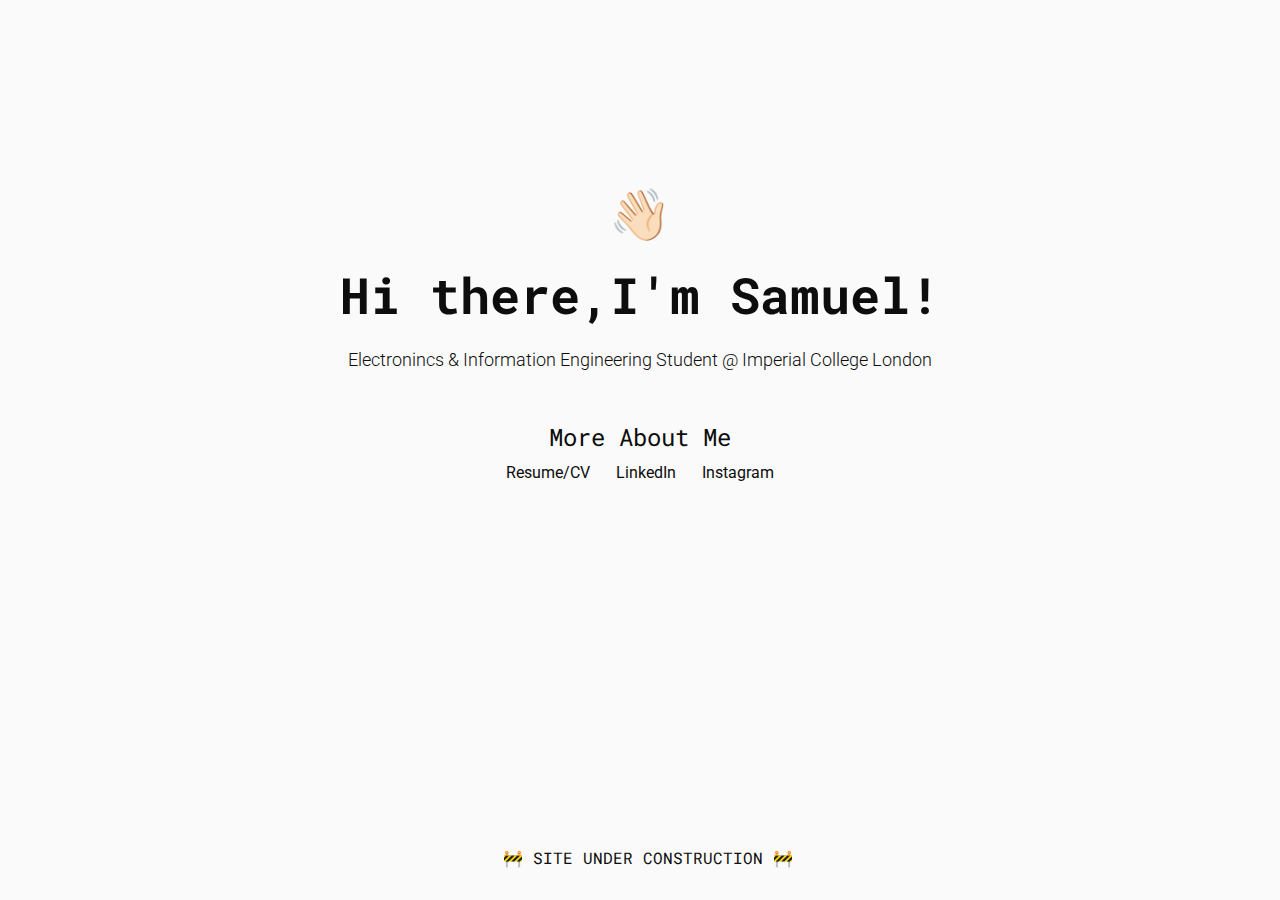
<file: index.html>
<!DOCTYPE html>
<html lang="en">
<head>
	<meta charset="utf-8">
	<meta name="viewport" content="width=device-width,initial-scale=1">
	<title>Samuel Wang</title>
	<!-- google fonts -->
	<link rel="preconnect" href="https://fonts.googleapis.com">
	<link rel="preconnect" href="https://fonts.gstatic.com" crossorigin>
	<link href="https://fonts.googleapis.com/css2?family=Roboto+Mono:wght@300;400;700&family=Roboto:wght@300;700&display=swap" rel="stylesheet">
	<!-- external stylesheet -->
	<link href="css/style.css" rel="stylesheet">
</head>
<body>
	<header>
		<p class="header__center-emoji">👋🏻</p>
		<h1>Hi there,<br class="header__br">I'm Samuel!</h1>
		<p class="header__subheading">Electronincs & Information Engineering Student @ Imperial College London</p>
	</header>
	<main>
		<h2>More About Me</h2>
		<div>
			<a>Resume/CV</a>
			<a>LinkedIn</a>
			<a>Instagram</a>
		</div>
	</main>
	<footer>
		<p class="footer__text">🚧 SITE UNDER CONSTRUCTION 🚧</p>
	</footer>
</body>
</html>
</file>
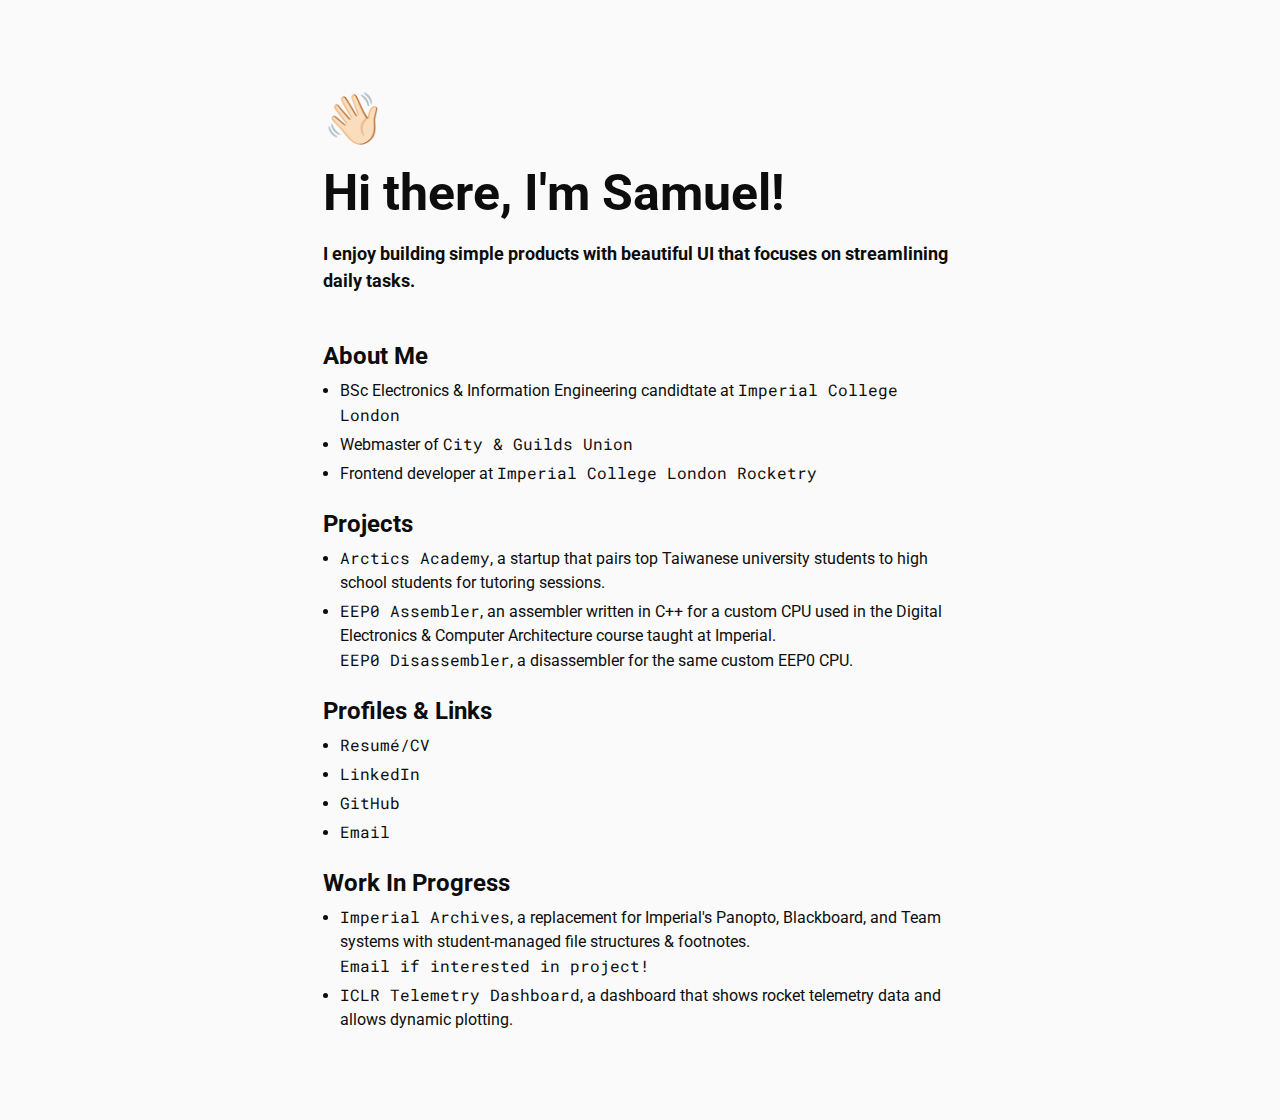
<file: docs/index.html>
<!DOCTYPE html>
<html lang="en">
<head>
	<meta charset="utf-8">
	<meta name="viewport" content="width=device-width,initial-scale=1">
	<title>Samuel Wang - Web Developer & Electronics Engineer</title>
	<!-- google fonts -->
	<link rel="preconnect" href="https://fonts.googleapis.com">
	<link rel="preconnect" href="https://fonts.gstatic.com" crossorigin>
	<link href="https://fonts.googleapis.com/css2?family=Roboto+Mono:wght@300;400;700&family=Roboto:wght@300;700&display=swap" rel="stylesheet">
	<!-- external stylesheet -->
	<link rel="stylesheet" href="css/style.css">
</head>
<body>
	<header>
		<p class="header__center-emoji">👋🏻</p>
		<!-- <img id="headshot" src="img/headshot.jpg" alt="Avatar"> -->
		<h1>Hi there, <br class="header__br">I'm Samuel!</h1>
		<p class="header__subheading">I enjoy building simple products with beautiful UI that focuses on streamlining daily tasks.</p>
	</header>
	<main>
		<h2>About Me</h2>
		<ul>
			<li>BSc Electronics & Information Engineering candidtate at&nbsp;<a href="https://www.imperial.ac.uk/" target="_blank">Imperial College London</a></li>
			<li>Webmaster of&nbsp;<a href="https://cgcu.net/" target="_blank">City & Guilds Union</a></li>
			<li>Frontend developer at&nbsp;<a href="https://iclr.webnode.com/" target="_blank">Imperial College London Rocketry</a></li>
		</ul>

		<h2>Projects</h2>
		<ul>
			<li><a href="https://www.arctics.academy/" target="_blank">Arctics Academy</a>, a startup that pairs top Taiwanese university students to high school students for tutoring sessions.</li>
			<li><a href="https://github.com/samuelpswang/eep0-assembler" target="_blank">EEP0 Assembler</a>, an assembler written in C++ for a custom CPU used in the Digital Electronics & Computer Architecture course taught at Imperial.<br><a href="https://github.com/samuelpswang/eep0-disassembler" target="_blank">EEP0 Disassembler</a>, a disassembler for the same custom EEP0 CPU.</li>
		</ul>

		<h2>Profiles & Links</h2>
		<ul>
			<li><a href="data/resume-2021-10.pdf" target="_blank">Resumé/CV</a></li>
			<li><a href="https://www.linkedin.com/in/samuelpswang/" target="_blank">LinkedIn</a></li>
			<li><a href="https://github.com/samuelpswang/" target="_blank">GitHub</a></li>
			<li><a href="mailto:samuelpswang@gmail.com">Email</a></li>
		</ul>

		<h2>Work In Progress</h2>
		<ul>
			<li><a href="http://imperialarchives.org/" target="_blank">Imperial Archives</a>, a replacement for Imperial's Panopto, Blackboard, and Team systems with student-managed file structures & footnotes. <br><a href="mailto:samuel.wang21@imperial.ac.uk" class="main__action-link">Email if interested in project!</a></li>
			<li><a href="https://github.com/icl-rocketry/Avionics/tree/master/Ricardo_OS/Python_backend" target="_blank">ICLR Telemetry Dashboard</a>, a dashboard that shows rocket telemetry data and allows dynamic plotting.</li>
		</ul>
	</main>
</body>
</html>

<!-- Removed -->
<!-- <p class="footer__text">🚧 SITE UNDER CONSTRUCTION 🚧</p> -->
</file>
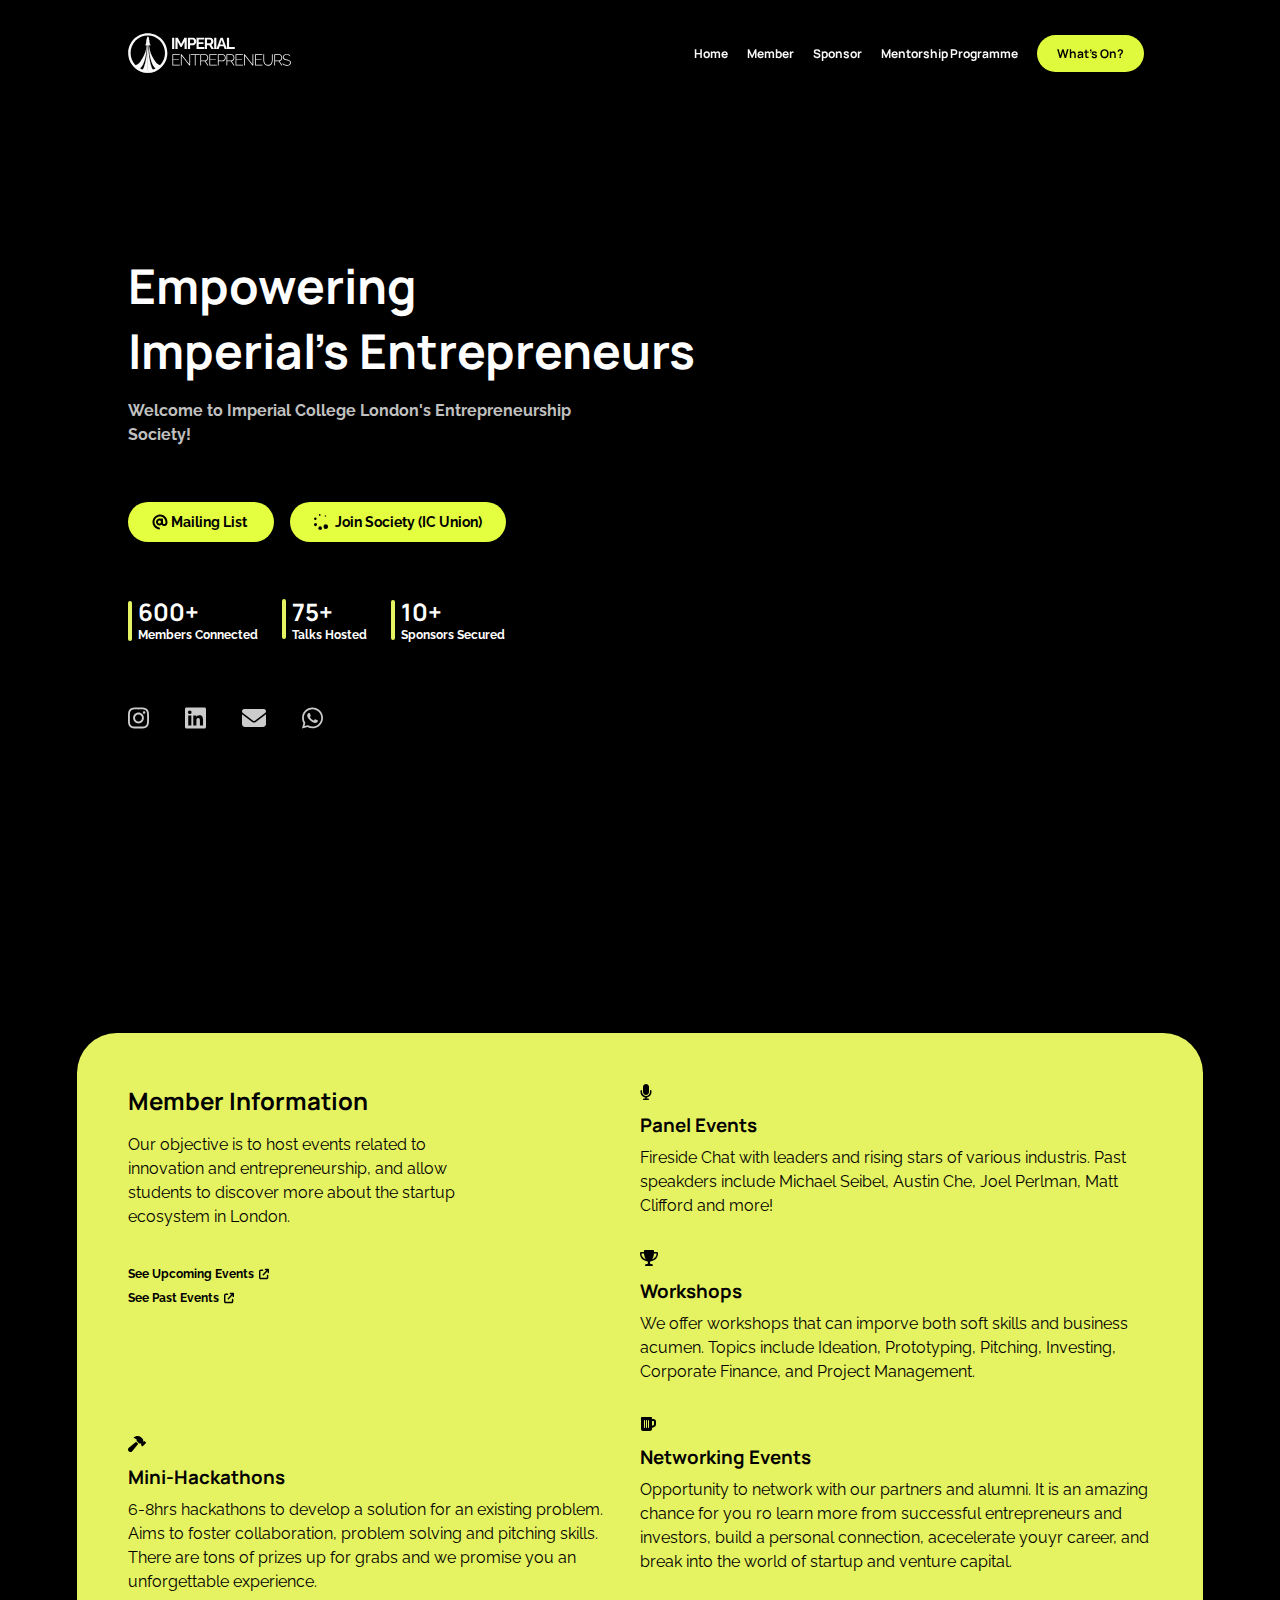
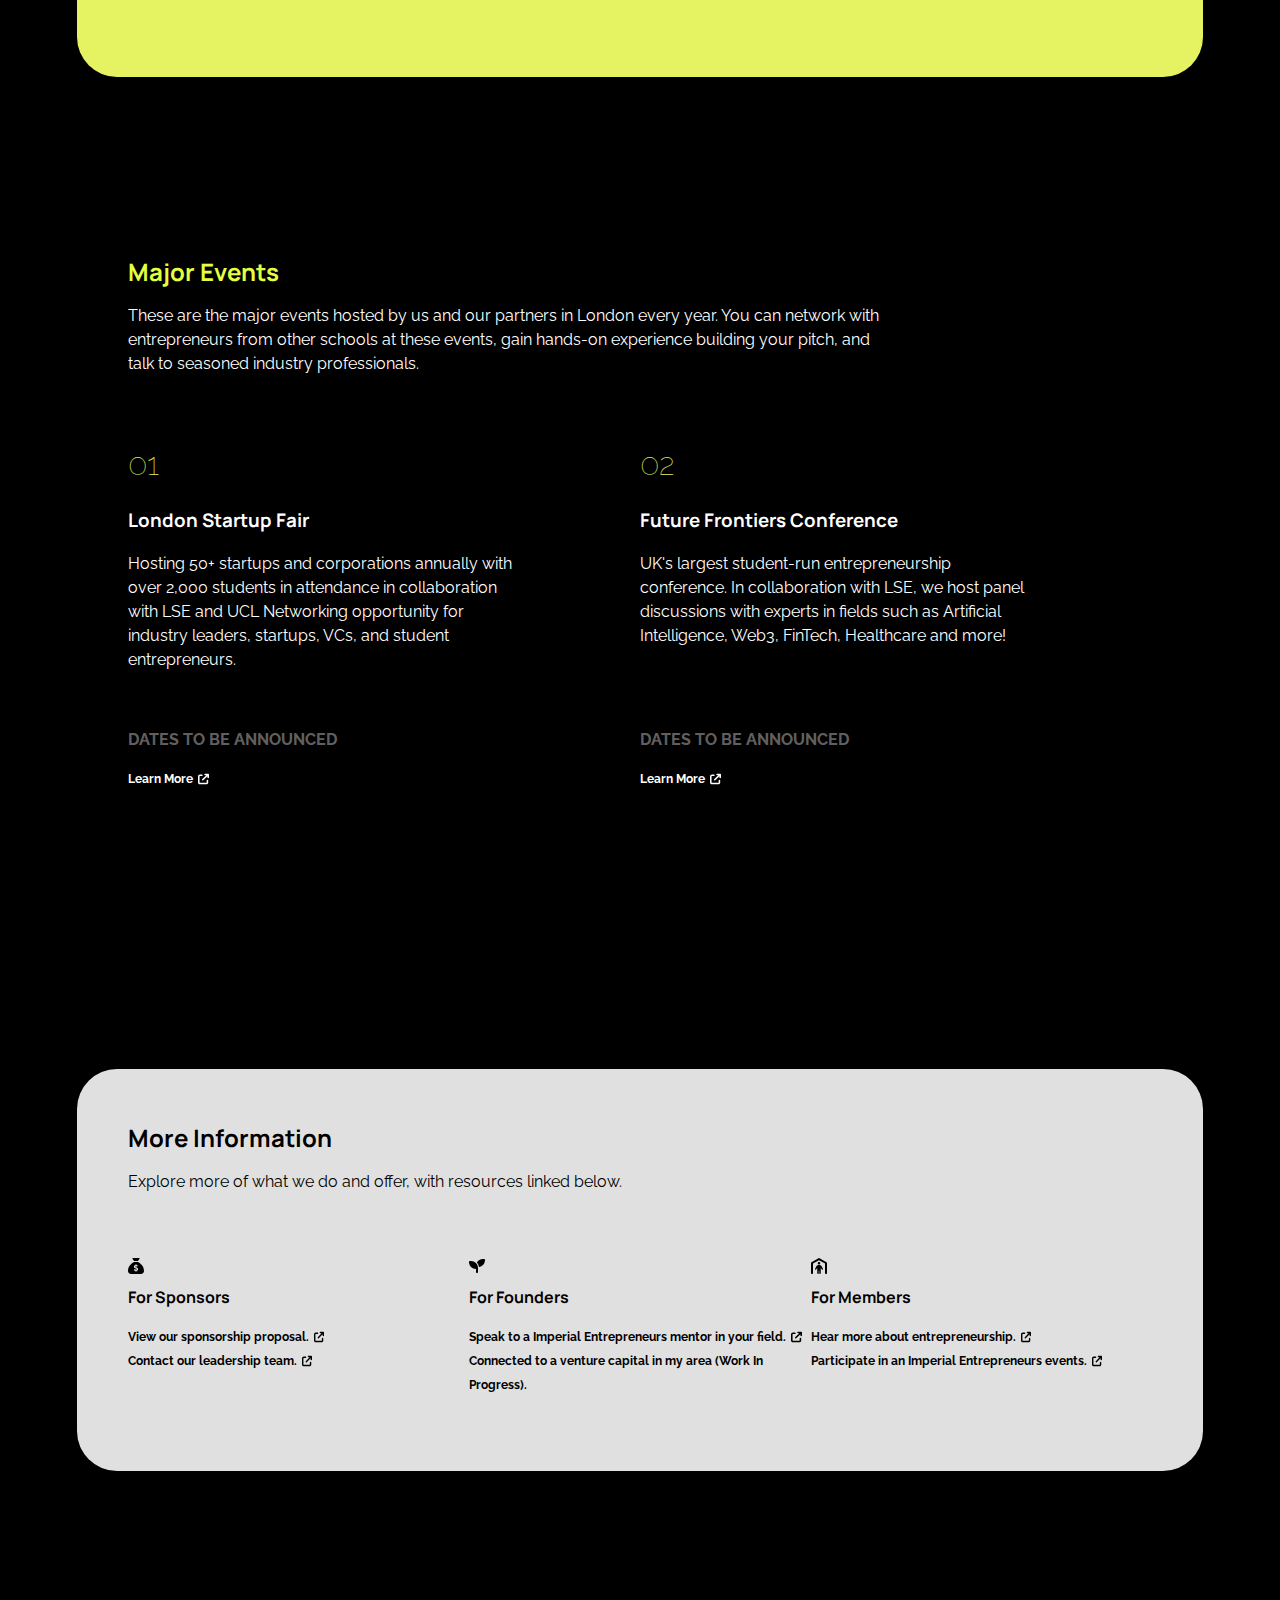
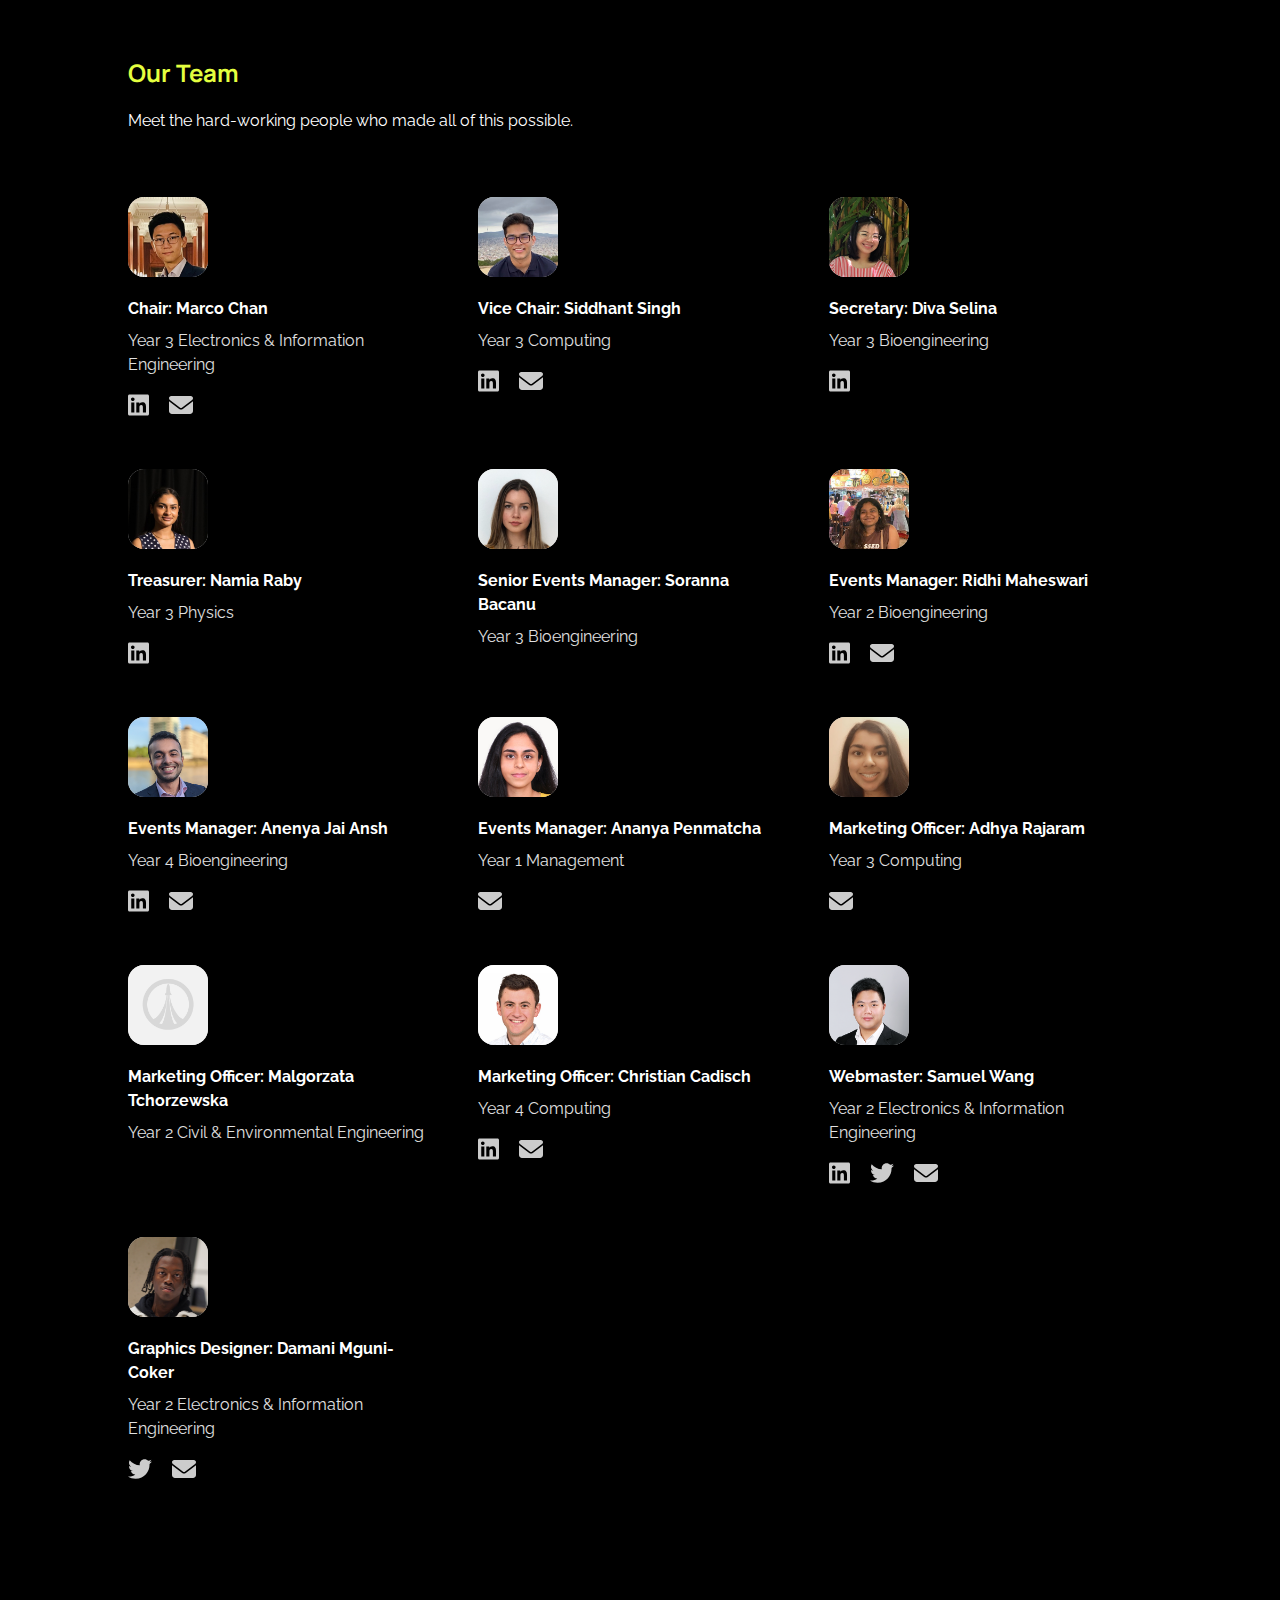
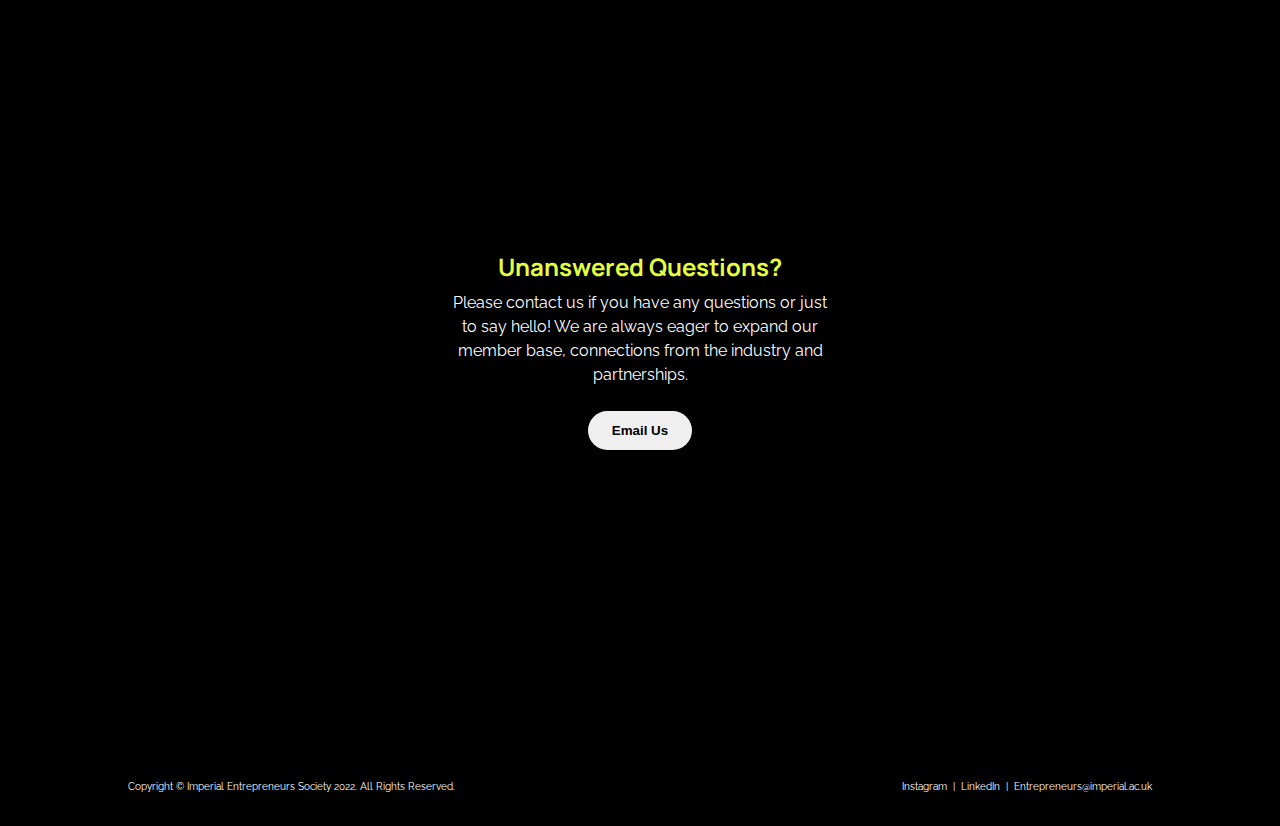
<file: docs/entrepreneurs-preview/index.html>
<!DOCTYPE html>
<html lang="en">
<head>
  <title>Home | Imperial Entrepreneurs</title>
  <link rel="stylesheet" href="./stylesheets/index.css">
  <meta charset="UTF-8">
<meta http-equiv="X-UA-Compatible" content="IE=edge">
<meta name="viewport" content="width=device-width, initial-scale=1.0">
<link rel="stylesheet" href="./stylesheets/rwd.css">
<link rel="icon" href="./favicon/favicon-light.ico" media="(prefers-color-scheme: light)">
<link rel="icon" href="./favicon/favicon-dark.ico" media="(prefers-color-scheme: dark)">
</head>
<body>

  <nav>
    <div class="nav-menu">
  <img class="nav-logo rwdm__hide" alt="Imperial Entrepreneurs Logo" src="./img/logos/ies-logo.svg">
  <img class="nav-logo rwdm__show" alt="Imperial Entrepreneurs Logo" src="./img/logos/ies-logo-rwd.svg">
</div>
<div class="nav-menu">
  <a class="nav-menu-items" href="./index.html">Home</a>
  <a class="nav-menu-items rwd__hide rwdm__hide" href="./index.html#members">Member</a>
  <a class="nav-menu-items rwd__hide rwdm__hide" href="./index.html#more-information">Sponsor</a>
  <a class="nav-menu-items rwdm__hide" href="./mentorship.html">Mentorship Programme</a>
  <!-- <a class="nav-menu-items rwdm__hide" href="./archive.html">Archive</a> -->
  <a class="nav-menu-items nav-menu-link-button" href="./events.html">What's On?</a>
</div>
  </nav>

  
  <section class="idx-hero__section">
    <div class="idx-hero__text">
      <h1 class="idx-hero__text-heading">Empowering<br>Imperial's Entrepreneurs</h1>
      <p class="idx-hero__text-secondary rwdm__hide">Welcome to Imperial College London's Entrepreneurship Society!</p>
      <p class="idx-hero__text-secondary rwdm__show">Welcome to the Society</p>

      <div class="idx-hero__text-button-area rwdm__hide">
        <a href="https://www.union.ic.ac.uk/scc/entrepreneurs/subscribe/" class="idx-hero__button" href="">
          <img class="idx-hero__text-button-icon idx-hero__text-button-icon--less" src="./img/icons/envelope.svg">
          <span>Mailing List</span>
        </a>
        <a href="https://www.imperialcollegeunion.org/activities/a-to-z/entrepreneurs" class="idx-hero__button" href="">
          <img class="idx-hero__text-button-icon" src="./img/icons/union.svg">
          <span>Join Society (IC Union)</span>
        </a>
      </div>

      
      <div class="idx-hero__text-button-area rwdm__show">
        <p class="idx-hero__text-button-p"><a class="idx-hero__button" href="https://www.union.ic.ac.uk/scc/entrepreneurs/subscribe/">
          <img class="idx-hero__text-button-icon idx-hero__text-button-icon--less" src="./img/icons/envelope.svg">
          <span>Mailing List</span>
        </a></p>
        <p><a class="idx-hero__button" href="https://www.imperialcollegeunion.org/activities/a-to-z/entrepreneurs">
          <img class="idx-hero__text-button-icon" src="./img/icons/union.svg">
          <span>Join Society (IC Union)</span>
        </a></p>
      </div>

      <div class="idx-hero__text-stats-area">
        <div class="idx-hero__text-stat">
          <div class="idx-hero__text-stat-deco"></div>
          <div class="idx-hero__text-stat-info">
            <span class="idx-hero__text-stat-num">600+</span>
            <br>
            <span class="idx-hero__text-stat-label">Members<span class="rwdm__hide"> Connected</span></span>
          </div>
        </div>
        <div class="idx-hero__text-stat">
          <div class="idx-hero__text-stat-deco"></div>
          <div class="idx-hero__text-stat-info">
            <span class="idx-hero__text-stat-num">75+</span>
            <br>
            <span class="idx-hero__text-stat-label">Talks<span class="rwdm__hide"> Hosted</span></span>
          </div>
        </div>
        <div class="idx-hero__text-stat">
          <div class="idx-hero__text-stat-deco"></div>
          <div class="idx-hero__text-stat-info">
            <span class="idx-hero__text-stat-num">10+</span>
            <br>
            <span class="idx-hero__text-stat-label">Sponsors<span class="rwdm__hide"> Secured</span></span>
          </div>
        </div>
      </div>
      <div>
        <a class="darken" href="https://www.instagram.com/imperialentrepreneurs/" target="_blank">
          <img class="idx-hero__text-social-icon" alt="Instagram" src="./img/icons/instagram.svg">
        </a>
        <a class="darken" href="https://www.linkedin.com/company/imperial-entrepreneurs/" target="_blank">
          <img class="idx-hero__text-social-icon" alt="LinkedIn" src="./img/icons/linkedin.svg">
        </a>
        <a class="darken" href="mailto:entrepreneurs@imperial.ac.uk">
          <img class="idx-hero__text-social-icon" alt="Email" src="./img/icons/email.svg">
        </a>
        <a class="darken" href="https://docs.google.com/forms/d/e/1FAIpQLSeTOqMpYezyB407SDJKq2hwco79LQMRJBMyCF9r1-O9AFdu4Q/viewform" target="_blank">
          <img class="idx-hero__text-social-icon" alt="Whatsapp" src="./img/icons/whatsapp.svg">
        </a>
      </div>
    </div>
  </section>

  
  <section id="members" class="idx-mbr-info__section rwd__hide rwdm__hide">
    <div class="idx-mbr-info__wrapper">
      <div class="idx-mbr-info__left">
        <div>
          <h2 class="idx-mbr-info__h2">Member Information</h2>
          <p class="idx-mbr-info__secondary">Our objective is to host events related to innovation and entrepreneurship, and allow students to discover more about the startup ecosystem in London.</p>
          <p class="idx-mbr-info__link-wrapper">
            <a class="idx-mbr-info__link" href="./events.html">
              See Upcoming Events
              <img class="idx-mbr-info__link-icon" src="./img/icons/link-black.svg">
            </a>
            <br>
            <a class="idx-mbr-info__link" href="./archive.html">
              See Past Events
              <img class="idx-mbr-info__link-icon" src="./img/icons/link-black.svg">
            </a>
          </p>
        </div>
        <div>
          <img class="idx-mbr-info__icon" src="./img/icons/hackathon-black.svg">
          <h3 class="idx-mbr-info__h3">Mini-Hackathons</h3>
          <p class="idx-mbr-info__info">6-8hrs hackathons to develop a solution for an existing problem. Aims to foster collaboration, problem solving and pitching skills. There are tons of prizes up for grabs and we promise you an unforgettable experience.</p>
        </div>
      </div>

      <div class="idx-mbr-info__right">
        <div>
          <img class="idx-mbr-info__icon" src="./img/icons/microphone.svg">
          <h3 class="idx-mbr-info__h3">Panel Events</h3>
          <p class="idx-mbr-info__info">Fireside Chat with leaders and rising stars of various industris. Past speakders include Michael Seibel, Austin Che, Joel Perlman, Matt Clifford and more!</p>
        </div>
        <div>
          <img class="idx-mbr-info__icon" src="./img/icons/trophy.svg">
          <h3 class="idx-mbr-info__h3">Workshops</h3>
          <p class="idx-mbr-info__info">We offer workshops that can imporve both soft skills and business acumen. Topics include Ideation, Prototyping, Pitching, Investing, Corporate Finance, and Project Management.</p>
        </div>
        <div>
          <img class="idx-mbr-info__icon" src="./img/icons/beer-mug.svg">
          <h3 class="idx-mbr-info__h3">Networking Events</h3>
          <p class="idx-mbr-info__info">Opportunity to network with our partners and alumni. It is an amazing chance for you ro learn more from successful entrepreneurs and investors, build a personal connection, acecelerate youyr career, and break into the world of startup and venture capital.</p>
        </div>
      </div>

    </div>
  </section>

    
    <section id="members" class="idx-mbr-info__section rwd__show rwdm__show">
      <div class="idx-mbr-info__wrapper rwd-idx-mbr-info__wrapper">
        <div>
          <h2 class="idx-mbr-info__h2">Member Information</h2>
          <p class="idx-mbr-info__secondary">Our objective is to host events related to innovation and entrepreneurship, and allow students to discover more about the startup ecosystem in London.</p>
          <p class="idx-mbr-info__link-wrapper">
            <a class="idx-mbr-info__link" href="./events.html">
              See Upcoming Events
              <img class="idx-mbr-info__link-icon" src="./img/icons/link-black.svg">
            </a>
            <br>
            <a class="idx-mbr-info__link" href="./archive.html">
              See Past Events
              <img class="idx-mbr-info__link-icon" src="./img/icons/link-black.svg">
            </a>
          </p>
        </div>
        <div>
          <img class="idx-mbr-info__icon" src="./img/icons/hackathon-black.svg">
          <h3 class="idx-mbr-info__h3">Mini-Hackathons</h3>
          <p class="idx-mbr-info__info">6-8hrs hackathons to develop a solution for an existing problem. Aims to foster collaboration, problem solving and pitching skills. There are tons of prizes up for grabs and we promise you an unforgettable experience.</p>
        </div>
        <div>
          <img class="idx-mbr-info__icon" src="./img/icons/microphone.svg">
          <h3 class="idx-mbr-info__h3">Panel Events</h3>
          <p class="idx-mbr-info__info">Fireside Chat with leaders and rising stars of various industris. Past speakders include Michael Seibel, Austin Che, Joel Perlman, Matt Clifford and more!</p>
        </div>
        <div>
          <img class="idx-mbr-info__icon" src="./img/icons/trophy.svg">
          <h3 class="idx-mbr-info__h3">Workshops</h3>
          <p class="idx-mbr-info__info">We offer workshops that can imporve both soft skills and business acumen. Topics include Ideation, Prototyping, Pitching, Investing, Corporate Finance, and Project Management.</p>
        </div>
        <div>
          <img class="idx-mbr-info__icon" src="./img/icons/beer-mug.svg">
          <h3 class="idx-mbr-info__h3">Networking Events</h3>
          <p class="idx-mbr-info__info">Opportunity to network with our partners and alumni. It is an amazing chance for you ro learn more from successful entrepreneurs and investors, build a personal connection, acecelerate youyr career, and break into the world of startup and venture capital.</p>
        </div>
      </div>
    </section>

  
  <section class="idx-mjr-evnts__section">
    <h2 class="idx-mjr-evnts__h2">Major Events</h2>
    <p class="idx-mjr-evnts__secondary">These are the major events hosted by us and our partners in London every year. You can network with entrepreneurs from other schools at these events, gain hands-on experience building your pitch, and talk to seasoned industry professionals.</p>
    <div class="idx-mjr-evnts__content">
      <div class="idx-mjr-evnts__content-item">
        <p class="idx-mjr-evnts__content-number">01</p>
        <h3>London Startup Fair</h3>
        <p class="idx-mjr-evnts__content-text">Hosting 50+ startups and corporations annually with over 2,000 students in attendance in collaboration with LSE and UCL Networking opportunity for industry leaders, startups, VCs, and student entrepreneurs.</p>
        <p class="idx-mjr-evnts__content-caption">DATES TO BE ANNOUNCED</p>
        <a class="idx-mjr-evnts__content-link" href="https://www.londonstartupfair.com/">
          Learn More
          <img class="idx-mjr-evnts__link-icon" src="./img/icons/link-white.svg">
        </a>
      </div>
      <div class="idx-mjr-evnts__content-item">
        <p class="idx-mjr-evnts__content-number">02</p>
        <h3>Future Frontiers Conference</h3>
        <p class="idx-mjr-evnts__content-text">UK's largest student-run entrepreneurship conference. In collaboration with LSE, we host panel discussions with experts in fields such as Artificial Intelligence, Web3, FinTech, Healthcare and more!</p>
        <p class="idx-mjr-evnts__content-caption">DATES TO BE ANNOUNCED</p>
        <a class="idx-mjr-evnts__content-link" href="https://www.facebook.com/FutureFrontiersConference/">
          Learn More
          <img class="idx-mjr-evnts__link-icon" src="./img/icons/link-white.svg">
        </a>
      </div>
    </div>
  </section>

  
  <section id="more-information" class="idx-mr-info__section">
    <div class="idx-mr-info__wrapper">
      <h2 class="idx-mr-info__title">More Information</h2>
      <p class="idx-mr-info__dsrp">Explore more of what we do and offer, with resources linked below.</p>
      <div class="idx-mr-info__grid">

        <div class="idx-mr-info__item">
          <img class="idx-mr-info__icon" src="./img/icons/sponsor-black.svg">
          <h3 class="idx-mr-info__heading">For Sponsors</h3>
          <p class="idx-mr-info__link-p">
            <a class="idx-mr-info__link" target="_blank" href="./img/docs/Imperial Entrepreneurs Society Sponsorship Proposa.pdf">
              View our sponsorship proposal.
              <img class="idx-mr-info__link-icon" src="./img/icons/link-black.svg">
            </a>
            <br>
            <a class="idx-mr-info__link" href="./index.html#team">
              Contact our leadership team.
              <img class="idx-mr-info__link-icon" src="./img/icons/link-black.svg">
            </a>
          </p>
        </div>

        <div class="idx-mr-info__item">
          <img class="idx-mr-info__icon" src="./img/icons/founder-black.svg">
          <h3 class="idx-mr-info__heading">For Founders</h3>
          <p class="idx-mr-info__link-p">
            <a class="idx-mr-info__link" href="./mentorship.html">
              Speak to a Imperial Entrepreneurs mentor in your field.
              <img class="idx-mr-info__link-icon" src="./img/icons/link-black.svg">
            </a>
            <br>
            <a class="idx-mr-info__link disabled" href="">
              Connected to a venture capital in my area (Work In Progress).
            </a>
          </p>
        </div>
  
        <div class="idx-mr-info__item">
          <img class="idx-mr-info__icon" src="./img/icons/member-black.svg">
          <h3 class="idx-mr-info__heading">For Members</h3>
          <p class="idx-mr-info__link-p">
            <a class="idx-mr-info__link" href="./archive.html">
              Hear more about entrepreneurship.
              <img class="idx-mr-info__link-icon" src="./img/icons/link-black.svg">
            </a>
            <br>
            <a class="idx-mr-info__link" href="./events.html">
              Participate in an Imperial Entrepreneurs events.
              <img class="idx-mr-info__link-icon" src="./img/icons/link-black.svg">
            </a>
          </p>
        </div>
  
      </div>
    </div>
  </section>

  
  <section id="team" class="idx-team__section">
    <h2 class="idx-team__title">Our Team</h2>
    <p>Meet the hard-working people who made all of this possible.</p>

    <div class="idx-team__wrapper">
      
        <div class="idx-team__item">
          <img class="idx-team__image" src="./img/headshots/marco-chan.png">
          <p class="idx-team__primary">Chair:&nbsp;<br class="rwd__show"><span class="idx-team__primary-name">Marco Chan</span></p>
          <p class="idx-team__secondary">Year 3 Electronics &amp; Information Engineering</p>
          <div class="idx-team__social-icon-area">
            
              <a class="darken" href="https://www.linkedin.com/in/marco-chan-036ab1193/" target="_blank"><img class="idx-team__social-icon" alt="LinkedIn" src="./img/icons/linkedin.svg"></a>
            
            
            
              <a class="darken" href="mailto:marco.chan20@imperial.ac.uk"><img class="idx-team__social-icon" alt="Email" src="./img/icons/email.svg"></a>
            
          </div>
        </div>
      
        <div class="idx-team__item">
          <img class="idx-team__image" src="./img/headshots/siddhant-singh.png">
          <p class="idx-team__primary">Vice Chair:&nbsp;<br class="rwd__show"><span class="idx-team__primary-name">Siddhant Singh</span></p>
          <p class="idx-team__secondary">Year 3 Computing</p>
          <div class="idx-team__social-icon-area">
            
              <a class="darken" href="https://www.linkedin.com/in/siddhantsingh15/" target="_blank"><img class="idx-team__social-icon" alt="LinkedIn" src="./img/icons/linkedin.svg"></a>
            
            
            
              <a class="darken" href="mailto:ss5120@ic.ac.uk"><img class="idx-team__social-icon" alt="Email" src="./img/icons/email.svg"></a>
            
          </div>
        </div>
      
        <div class="idx-team__item">
          <img class="idx-team__image" src="./img/headshots/diva-selina.png">
          <p class="idx-team__primary">Secretary:&nbsp;<br class="rwd__show"><span class="idx-team__primary-name">Diva Selina</span></p>
          <p class="idx-team__secondary">Year 3 Bioengineering</p>
          <div class="idx-team__social-icon-area">
            
              <a class="darken" href="https://www.linkedin.com/in/divaselina/" target="_blank"><img class="idx-team__social-icon" alt="LinkedIn" src="./img/icons/linkedin.svg"></a>
            
            
            
          </div>
        </div>
      
        <div class="idx-team__item">
          <img class="idx-team__image" src="./img/headshots/namia-raby.png">
          <p class="idx-team__primary">Treasurer:&nbsp;<br class="rwd__show"><span class="idx-team__primary-name">Namia Raby</span></p>
          <p class="idx-team__secondary">Year 3 Physics</p>
          <div class="idx-team__social-icon-area">
            
              <a class="darken" href="https://www.linkedin.com/in/namia-raby-2188a6221/" target="_blank"><img class="idx-team__social-icon" alt="LinkedIn" src="./img/icons/linkedin.svg"></a>
            
            
            
          </div>
        </div>
      
        <div class="idx-team__item">
          <img class="idx-team__image" src="./img/headshots/soranna-bacanu.png">
          <p class="idx-team__primary">Senior Events Manager:&nbsp;<br class="rwd__show"><span class="idx-team__primary-name">Soranna Bacanu</span></p>
          <p class="idx-team__secondary">Year 3 Bioengineering</p>
          <div class="idx-team__social-icon-area">
            
            
            
          </div>
        </div>
      
        <div class="idx-team__item">
          <img class="idx-team__image" src="./img/headshots/ridhi-maheswari.png">
          <p class="idx-team__primary">Events Manager:&nbsp;<br class="rwd__show"><span class="idx-team__primary-name">Ridhi Maheswari</span></p>
          <p class="idx-team__secondary">Year 2 Bioengineering</p>
          <div class="idx-team__social-icon-area">
            
              <a class="darken" href="https://www.linkedin.com/in/ridhi-maheswari-24bb1a190" target="_blank"><img class="idx-team__social-icon" alt="LinkedIn" src="./img/icons/linkedin.svg"></a>
            
            
            
              <a class="darken" href="mailto:ridhi.maheswari21@imperial.ac.uk"><img class="idx-team__social-icon" alt="Email" src="./img/icons/email.svg"></a>
            
          </div>
        </div>
      
        <div class="idx-team__item">
          <img class="idx-team__image" src="./img/headshots/anenya-jai-ansh.png">
          <p class="idx-team__primary">Events Manager:&nbsp;<br class="rwd__show"><span class="idx-team__primary-name">Anenya Jai Ansh</span></p>
          <p class="idx-team__secondary">Year 4 Bioengineering</p>
          <div class="idx-team__social-icon-area">
            
              <a class="darken" href="https://www.linkedin.com/in/anenyaansh/" target="_blank"><img class="idx-team__social-icon" alt="LinkedIn" src="./img/icons/linkedin.svg"></a>
            
            
            
              <a class="darken" href="mailto:anenya.ansh18@imperial.ac.uk"><img class="idx-team__social-icon" alt="Email" src="./img/icons/email.svg"></a>
            
          </div>
        </div>
      
        <div class="idx-team__item">
          <img class="idx-team__image" src="./img/headshots/ananya-penmatcha.png">
          <p class="idx-team__primary">Events Manager:&nbsp;<br class="rwd__show"><span class="idx-team__primary-name">Ananya Penmatcha</span></p>
          <p class="idx-team__secondary">Year 1 Management</p>
          <div class="idx-team__social-icon-area">
            
            
            
              <a class="darken" href="mailto:ananya.penmatcha22@imperial.ac.uk"><img class="idx-team__social-icon" alt="Email" src="./img/icons/email.svg"></a>
            
          </div>
        </div>
      
        <div class="idx-team__item">
          <img class="idx-team__image" src="./img/headshots/adhya-rajaram.png">
          <p class="idx-team__primary">Marketing Officer:&nbsp;<br class="rwd__show"><span class="idx-team__primary-name">Adhya Rajaram</span></p>
          <p class="idx-team__secondary">Year 3 Computing</p>
          <div class="idx-team__social-icon-area">
            
            
            
              <a class="darken" href="mailto:adhya.rajaram20@imperial.ac.uk"><img class="idx-team__social-icon" alt="Email" src="./img/icons/email.svg"></a>
            
          </div>
        </div>
      
        <div class="idx-team__item">
          <img class="idx-team__image" src="./img/headshots/dummy.png">
          <p class="idx-team__primary">Marketing Officer:&nbsp;<br class="rwd__show"><span class="idx-team__primary-name">Malgorzata Tchorzewska</span></p>
          <p class="idx-team__secondary">Year 2 Civil &amp; Environmental Engineering</p>
          <div class="idx-team__social-icon-area">
            
            
            
          </div>
        </div>
      
        <div class="idx-team__item">
          <img class="idx-team__image" src="./img/headshots/christian-cadisch.png">
          <p class="idx-team__primary">Marketing Officer:&nbsp;<br class="rwd__show"><span class="idx-team__primary-name">Christian Cadisch</span></p>
          <p class="idx-team__secondary">Year 4 Computing</p>
          <div class="idx-team__social-icon-area">
            
              <a class="darken" href="https://www.linkedin.com/in/cadisch/" target="_blank"><img class="idx-team__social-icon" alt="LinkedIn" src="./img/icons/linkedin.svg"></a>
            
            
            
              <a class="darken" href="mailto:christian.cadisch@gmail.com"><img class="idx-team__social-icon" alt="Email" src="./img/icons/email.svg"></a>
            
          </div>
        </div>
      
        <div class="idx-team__item">
          <img class="idx-team__image" src="./img/headshots/samuel-wang.png">
          <p class="idx-team__primary">Webmaster:&nbsp;<br class="rwd__show"><span class="idx-team__primary-name">Samuel Wang</span></p>
          <p class="idx-team__secondary">Year 2 Electronics &amp; Information Engineering</p>
          <div class="idx-team__social-icon-area">
            
              <a class="darken" href="https://www.linkedin.com/in/samuelpswang/" target="_blank"><img class="idx-team__social-icon" alt="LinkedIn" src="./img/icons/linkedin.svg"></a>
            
            
              <a class="darken" href="https://twitter.com/samuelpswang" target="_blank"><img class="idx-team__social-icon" alt="Twitter" src="./img/icons/twitter.svg"></a>
            
            
              <a class="darken" href="mailto:samuel.wang21@imperial.ac.uk"><img class="idx-team__social-icon" alt="Email" src="./img/icons/email.svg"></a>
            
          </div>
        </div>
      
        <div class="idx-team__item">
          <img class="idx-team__image" src="./img/headshots/damani-mguni-coker.png">
          <p class="idx-team__primary">Graphics Designer:&nbsp;<br class="rwd__show"><span class="idx-team__primary-name">Damani Mguni-Coker</span></p>
          <p class="idx-team__secondary">Year 2 Electronics &amp; Information Engineering</p>
          <div class="idx-team__social-icon-area">
            
            
              <a class="darken" href="https://twitter.com/damanimc_" target="_blank"><img class="idx-team__social-icon" alt="Twitter" src="./img/icons/twitter.svg"></a>
            
            
              <a class="darken" href="mailto:dxm21@ic.ac.uk"><img class="idx-team__social-icon" alt="Email" src="./img/icons/email.svg"></a>
            
          </div>
        </div>
      
    </div>

  </section>

  
  <section id="contact" class="idx-contact-form__section">
    <div class="idx-contact-form__wrapper">
      <h2 class="idx-contact-form__heading">Unanswered Questions?</h2>
      <p class="idx-contact-form__text">Please contact us if you have any questions or just to say hello! We are always eager to expand our member base, connections from the industry and partnerships.</p>
      <button onclick="handleEmailUs()">Email Us</button>
    </div>
  </section>

  
  <footer>
    <div>
  <p>Copyright &copy; Imperial Entrepreneurs Society 2022. <span class="rwdm__hide">All Rights Reserved.</span></p>
</div>
<div class="rwdm__hide">
  <p>
    <a class="cursor footer-link" href="https://www.instagram.com/imperialentrepreneurs/">Instagram</a>
    &nbsp;|&nbsp;
    <a class="cursor footer-link" href="https://www.linkedin.com/company/imperial-entrepreneurs/" target="_blank">LinkedIn</a>
    &nbsp;|&nbsp;
    <a class="cursor footer-link" href="mailto:entrepreneurs@imperial.ac.uk">Entrepreneurs@imperial.ac.uk</a>
  </p>
</div>
  </footer>
</body>
</html>
</file>
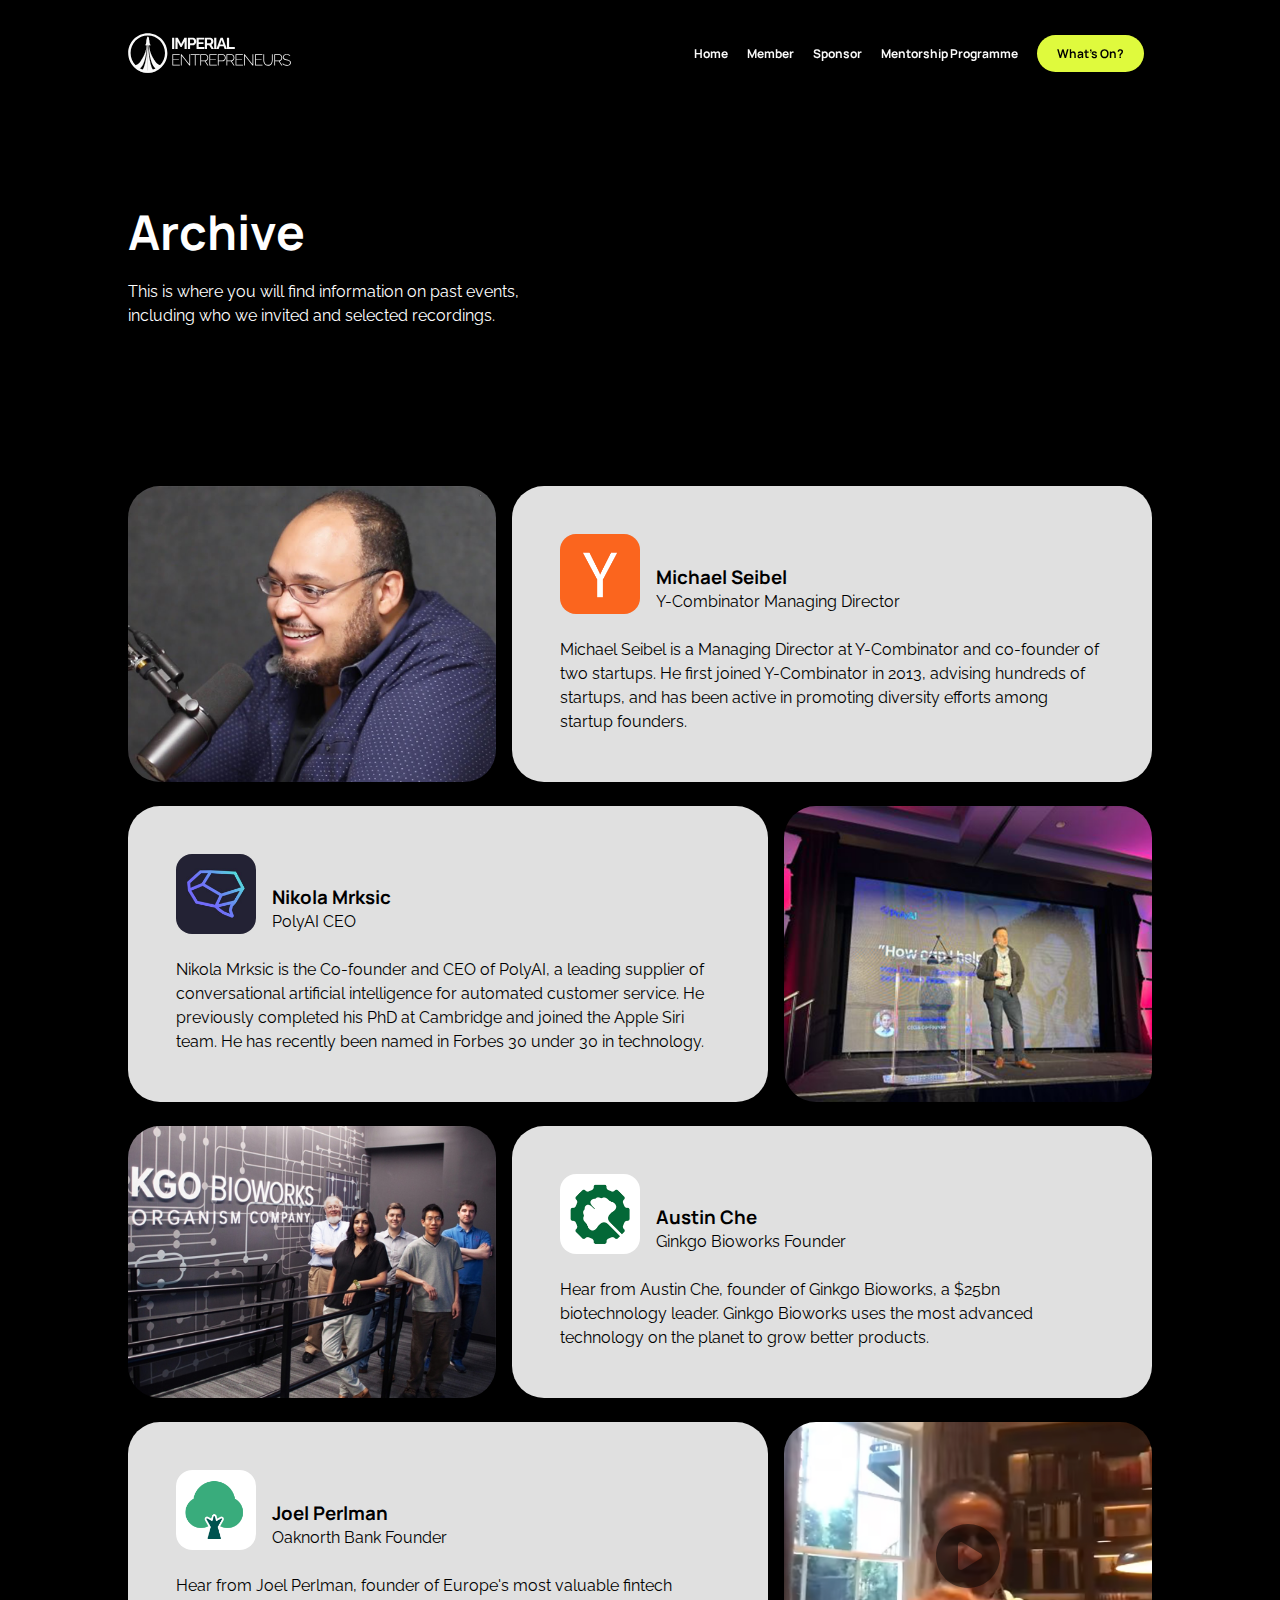
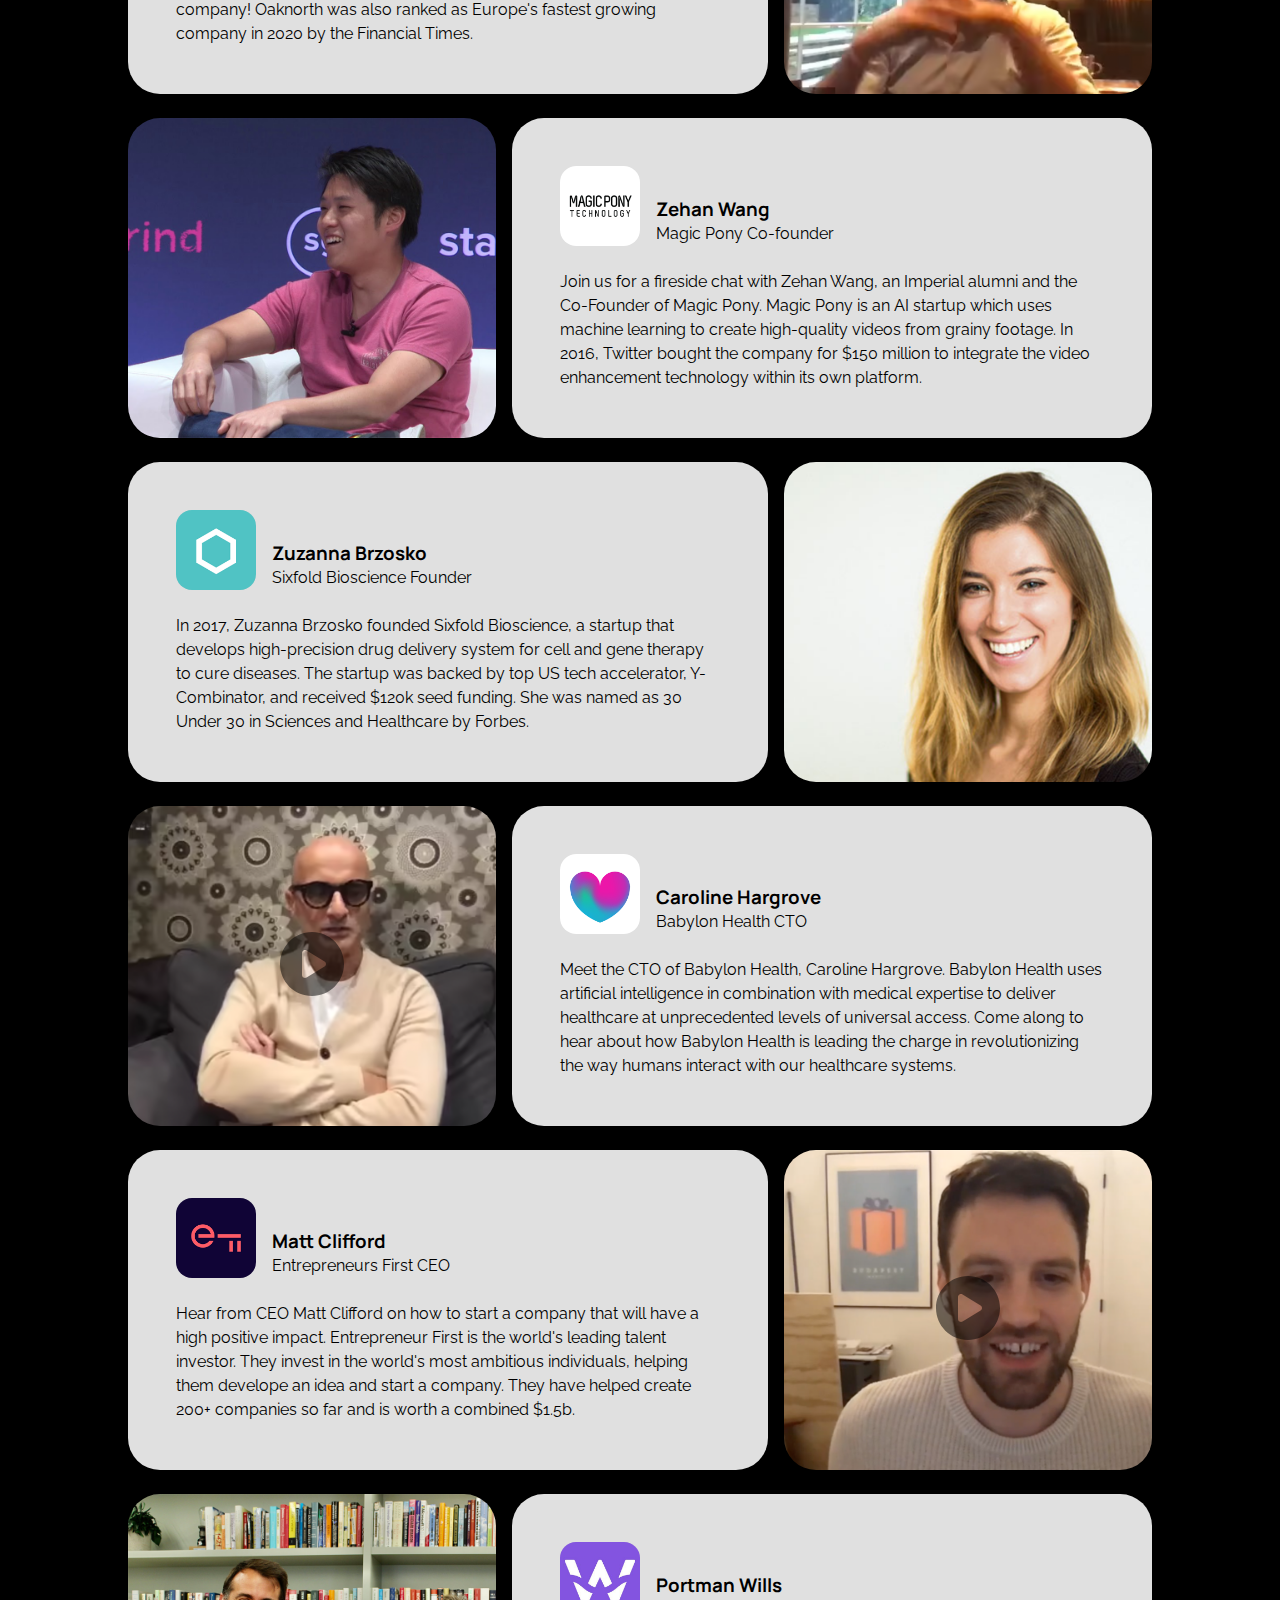
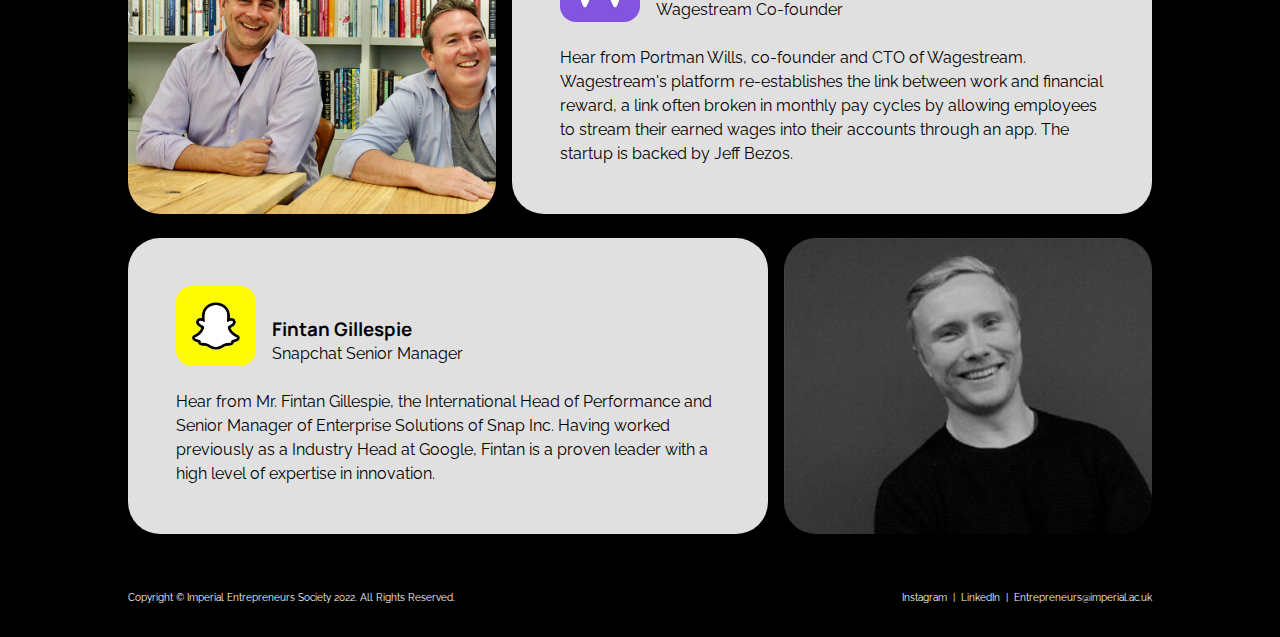
<file: docs/entrepreneurs-preview/archive.html>
<!DOCTYPE html>
<html lang="en">
<head>
  <link rel="stylesheet" href="./stylesheets/archive.css">
  <title>Archive | Imperial Entrepreneurs Society</title>
  <meta charset="UTF-8">
<meta http-equiv="X-UA-Compatible" content="IE=edge">
<meta name="viewport" content="width=device-width, initial-scale=1.0">
<link rel="stylesheet" href="./stylesheets/rwd.css">
<link rel="icon" href="./favicon/favicon-light.ico" media="(prefers-color-scheme: light)">
<link rel="icon" href="./favicon/favicon-dark.ico" media="(prefers-color-scheme: dark)">
</head>
<body>
  
  <nav>
    <div class="nav-menu">
  <img class="nav-logo rwdm__hide" alt="Imperial Entrepreneurs Logo" src="./img/logos/ies-logo.svg">
  <img class="nav-logo rwdm__show" alt="Imperial Entrepreneurs Logo" src="./img/logos/ies-logo-rwd.svg">
</div>
<div class="nav-menu">
  <a class="nav-menu-items" href="./index.html">Home</a>
  <a class="nav-menu-items rwd__hide rwdm__hide" href="./index.html#members">Member</a>
  <a class="nav-menu-items rwd__hide rwdm__hide" href="./index.html#more-information">Sponsor</a>
  <a class="nav-menu-items rwdm__hide" href="./mentorship.html">Mentorship Programme</a>
  <!-- <a class="nav-menu-items rwdm__hide" href="./archive.html">Archive</a> -->
  <a class="nav-menu-items nav-menu-link-button" href="./events.html">What's On?</a>
</div>
  </nav>

  
  <section>
    <div class="hero__wrapper">
      <div class="hero__block">
        <h1 class="hero__h1">Archive</h1>
        <p>This is where you will find information on past events,<br class="rwd__hide rwdm__hide">including who we invited and selected recordings.</p>
      </div>
      <div class="hero__block rwdm__hide">
        <img class="hero__image">
      </div>
    </div>
  </section>

  
  <section>
    <div class="archive-data__wrapper">
      
        <div class="archive-data__event">
          
            <div class="archive-data__event-box archive-data__event-box--media archive-data__event-box--left rwd__hide rwdm__hide" style="background-image: url(./img/photos/arc-y-combinator.png); background-size: cover;">
              
            </div>
          
          <div class="archive-data__event-box archive-data__event-box--event">
            <div class="archive-data__header">            
              <img class="archive-data__header-icon" src="./img/logos/y-combinator.png">
              <div class="archive-data__header-text rwdm__hide">
                <h3 class="archive-data__header-firm">Michael Seibel</h3>
                <p class="archive-data__header-person">Y-Combinator Managing Director</p>
              </div>
            </div>
            <h3 class="archive-data__header-firm rwdm__show">Michael Seibel</h3>
            <p class="archive-data__header-person rwdm__show">Y-Combinator Managing Director</p>
            <p class="archive-data__info">Michael Seibel is a Managing Director at Y-Combinator and co-founder of two startups. He first joined Y-Combinator in 2013, advising hundreds of startups, and has been active in promoting diversity efforts among startup founders.</p>
          </div>
          
        </div>
      
        <div class="archive-data__event">
          
          <div class="archive-data__event-box archive-data__event-box--event">
            <div class="archive-data__header">            
              <img class="archive-data__header-icon" src="./img/logos/polyai.png">
              <div class="archive-data__header-text rwdm__hide">
                <h3 class="archive-data__header-firm">Nikola Mrksic</h3>
                <p class="archive-data__header-person">PolyAI CEO</p>
              </div>
            </div>
            <h3 class="archive-data__header-firm rwdm__show">Nikola Mrksic</h3>
            <p class="archive-data__header-person rwdm__show">PolyAI CEO</p>
            <p class="archive-data__info">Nikola Mrksic is the Co-founder and CEO of PolyAI, a leading supplier of conversational artificial intelligence for automated customer service. He previously completed his PhD at Cambridge and joined the Apple Siri team. He has recently been named in Forbes 30 under 30 in technology.</p>
          </div>
          
            <div class="archive-data__event-box archive-data__event-box--media archive-data__event-box--right rwd__hide rwdm__hide" style="background-image: url(./img/photos/arc-polyai.png); background-size: cover;">
              
            </div>
          
        </div>
      
        <div class="archive-data__event">
          
            <div class="archive-data__event-box archive-data__event-box--media archive-data__event-box--left rwd__hide rwdm__hide" style="background-image: url(./img/photos/arc-ginkgo-bioworks.png); background-size: cover;">
              
            </div>
          
          <div class="archive-data__event-box archive-data__event-box--event">
            <div class="archive-data__header">            
              <img class="archive-data__header-icon" src="./img/logos/ginko-bioworks.png">
              <div class="archive-data__header-text rwdm__hide">
                <h3 class="archive-data__header-firm">Austin Che</h3>
                <p class="archive-data__header-person">Ginkgo Bioworks Founder</p>
              </div>
            </div>
            <h3 class="archive-data__header-firm rwdm__show">Austin Che</h3>
            <p class="archive-data__header-person rwdm__show">Ginkgo Bioworks Founder</p>
            <p class="archive-data__info">Hear from Austin Che, founder of Ginkgo Bioworks, a $25bn biotechnology leader. Ginkgo Bioworks uses the most advanced technology on the planet to grow better products.</p>
          </div>
          
        </div>
      
        <div class="archive-data__event">
          
          <div class="archive-data__event-box archive-data__event-box--event">
            <div class="archive-data__header">            
              <img class="archive-data__header-icon" src="./img/logos/oaknorth-bank.png">
              <div class="archive-data__header-text rwdm__hide">
                <h3 class="archive-data__header-firm">Joel Perlman</h3>
                <p class="archive-data__header-person">Oaknorth Bank Founder</p>
              </div>
            </div>
            <h3 class="archive-data__header-firm rwdm__show">Joel Perlman</h3>
            <p class="archive-data__header-person rwdm__show">Oaknorth Bank Founder</p>
            <p class="archive-data__info">Hear from Joel Perlman, founder of Europe&#39;s most valuable fintech company! Oaknorth was also ranked as Europe&#39;s fastest growing company in 2020 by the Financial Times.</p>
          </div>
          
            <div class="archive-data__event-box archive-data__event-box--media archive-data__event-box--right rwd__hide rwdm__hide" style="background-image: url(./img/photos/arc-oaknorth-bank.png); background-size: cover;">
              
                <a target="_blank" href="https://vimeo.com/469548637?embedded=true&amp;source=video_title&amp;owner=125320466"><img class="archive-data__play-icon" src="./img/icons/play-black.svg"></a>
              
            </div>
          
        </div>
      
        <div class="archive-data__event">
          
            <div class="archive-data__event-box archive-data__event-box--media archive-data__event-box--left rwd__hide rwdm__hide" style="background-image: url(./img/photos/arc-magic-pony.png); background-size: cover;">
              
            </div>
          
          <div class="archive-data__event-box archive-data__event-box--event">
            <div class="archive-data__header">            
              <img class="archive-data__header-icon" src="./img/logos/magic-pony.png">
              <div class="archive-data__header-text rwdm__hide">
                <h3 class="archive-data__header-firm">Zehan Wang</h3>
                <p class="archive-data__header-person">Magic Pony Co-founder</p>
              </div>
            </div>
            <h3 class="archive-data__header-firm rwdm__show">Zehan Wang</h3>
            <p class="archive-data__header-person rwdm__show">Magic Pony Co-founder</p>
            <p class="archive-data__info">Join us for a fireside chat with Zehan Wang, an Imperial alumni and the Co-Founder of Magic Pony. Magic Pony is an AI startup which uses machine learning to create high-quality videos from grainy footage. In 2016, Twitter bought the company for $150 million to integrate the video enhancement technology within its own platform.</p>
          </div>
          
        </div>
      
        <div class="archive-data__event">
          
          <div class="archive-data__event-box archive-data__event-box--event">
            <div class="archive-data__header">            
              <img class="archive-data__header-icon" src="./img/logos/sixfold-bioscience.png">
              <div class="archive-data__header-text rwdm__hide">
                <h3 class="archive-data__header-firm">Zuzanna Brzosko</h3>
                <p class="archive-data__header-person">Sixfold Bioscience Founder</p>
              </div>
            </div>
            <h3 class="archive-data__header-firm rwdm__show">Zuzanna Brzosko</h3>
            <p class="archive-data__header-person rwdm__show">Sixfold Bioscience Founder</p>
            <p class="archive-data__info">In 2017, Zuzanna Brzosko founded Sixfold Bioscience, a startup that develops high-precision drug delivery system for cell and gene therapy to cure diseases. The startup was backed by top US tech accelerator, Y-Combinator, and received $120k seed funding. She was named as 30 Under 30 in Sciences and Healthcare by Forbes.</p>
          </div>
          
            <div class="archive-data__event-box archive-data__event-box--media archive-data__event-box--right rwd__hide rwdm__hide" style="background-image: url(./img/photos/arc-sixfold-bioscience.png); background-size: cover;">
              
            </div>
          
        </div>
      
        <div class="archive-data__event">
          
            <div class="archive-data__event-box archive-data__event-box--media archive-data__event-box--left rwd__hide rwdm__hide" style="background-image: url(./img/photos/arc-babylon-health.png); background-size: cover;">
              
                <a target="_blank" href="https://vimeo.com/475590744?embedded=true&amp;source=vimeo_logo&amp;owner=125320466"><img class="archive-data__play-icon" src="./img/icons/play-black.svg"></a>
              
            </div>
          
          <div class="archive-data__event-box archive-data__event-box--event">
            <div class="archive-data__header">            
              <img class="archive-data__header-icon" src="./img/logos/babylon-health.png">
              <div class="archive-data__header-text rwdm__hide">
                <h3 class="archive-data__header-firm">Caroline Hargrove</h3>
                <p class="archive-data__header-person">Babylon Health CTO</p>
              </div>
            </div>
            <h3 class="archive-data__header-firm rwdm__show">Caroline Hargrove</h3>
            <p class="archive-data__header-person rwdm__show">Babylon Health CTO</p>
            <p class="archive-data__info">Meet the CTO of Babylon Health, Caroline Hargrove. Babylon Health uses artificial intelligence in combination with medical expertise to deliver healthcare at unprecedented levels of universal access. Come along to hear about how Babylon Health is leading the charge in revolutionizing the way humans interact with our healthcare systems.</p>
          </div>
          
        </div>
      
        <div class="archive-data__event">
          
          <div class="archive-data__event-box archive-data__event-box--event">
            <div class="archive-data__header">            
              <img class="archive-data__header-icon" src="./img/logos/entrepreneurs-first.png">
              <div class="archive-data__header-text rwdm__hide">
                <h3 class="archive-data__header-firm">Matt Clifford</h3>
                <p class="archive-data__header-person">Entrepreneurs First CEO</p>
              </div>
            </div>
            <h3 class="archive-data__header-firm rwdm__show">Matt Clifford</h3>
            <p class="archive-data__header-person rwdm__show">Entrepreneurs First CEO</p>
            <p class="archive-data__info">Hear from CEO Matt Clifford on how to start a company that will have a high positive impact. Entrepreneur First is the world&#39;s leading talent investor. They invest in the world&#39;s most ambitious individuals, helping them develope an idea and start a company. They have helped create 200+ companies so far and is worth a combined $1.5b.</p>
          </div>
          
            <div class="archive-data__event-box archive-data__event-box--media archive-data__event-box--right rwd__hide rwdm__hide" style="background-image: url(./img/photos/arc-entrepreneurs-first.png); background-size: cover;">
              
                <a target="_blank" href="https://vimeo.com/486060370?embedded=true&amp;source=video_title&amp;owner=125320466"><img class="archive-data__play-icon" src="./img/icons/play-black.svg"></a>
              
            </div>
          
        </div>
      
        <div class="archive-data__event">
          
            <div class="archive-data__event-box archive-data__event-box--media archive-data__event-box--left rwd__hide rwdm__hide" style="background-image: url(./img/photos/arc-wagestream.png); background-size: cover;">
              
            </div>
          
          <div class="archive-data__event-box archive-data__event-box--event">
            <div class="archive-data__header">            
              <img class="archive-data__header-icon" src="./img/logos/wagestream.png">
              <div class="archive-data__header-text rwdm__hide">
                <h3 class="archive-data__header-firm">Portman Wills</h3>
                <p class="archive-data__header-person">Wagestream Co-founder</p>
              </div>
            </div>
            <h3 class="archive-data__header-firm rwdm__show">Portman Wills</h3>
            <p class="archive-data__header-person rwdm__show">Wagestream Co-founder</p>
            <p class="archive-data__info">Hear from Portman Wills, co-founder and CTO of Wagestream. Wagestream&#39;s platform re-establishes the link between work and financial reward, a link often broken in monthly pay cycles by allowing employees to stream their earned wages into their accounts through an app. The startup is backed by Jeff Bezos.</p>
          </div>
          
        </div>
      
        <div class="archive-data__event">
          
          <div class="archive-data__event-box archive-data__event-box--event">
            <div class="archive-data__header">            
              <img class="archive-data__header-icon" src="./img/logos/snapchat.png">
              <div class="archive-data__header-text rwdm__hide">
                <h3 class="archive-data__header-firm">Fintan Gillespie</h3>
                <p class="archive-data__header-person">Snapchat Senior Manager</p>
              </div>
            </div>
            <h3 class="archive-data__header-firm rwdm__show">Fintan Gillespie</h3>
            <p class="archive-data__header-person rwdm__show">Snapchat Senior Manager</p>
            <p class="archive-data__info">Hear from Mr. Fintan Gillespie, the International Head of Performance and Senior Manager of Enterprise Solutions of Snap Inc. Having worked previously as a Industry Head at Google, Fintan is a proven leader with a high level of expertise in innovation.</p>
          </div>
          
            <div class="archive-data__event-box archive-data__event-box--media archive-data__event-box--right rwd__hide rwdm__hide" style="background-image: url(./img/photos/arc-snapchat.png); background-size: cover;">
              
            </div>
          
        </div>
      
    </div>
  </section>

  
  <footer>
    <div>
  <p>Copyright &copy; Imperial Entrepreneurs Society 2022. <span class="rwdm__hide">All Rights Reserved.</span></p>
</div>
<div class="rwdm__hide">
  <p>
    <a class="cursor footer-link" href="https://www.instagram.com/imperialentrepreneurs/">Instagram</a>
    &nbsp;|&nbsp;
    <a class="cursor footer-link" href="https://www.linkedin.com/company/imperial-entrepreneurs/" target="_blank">LinkedIn</a>
    &nbsp;|&nbsp;
    <a class="cursor footer-link" href="mailto:entrepreneurs@imperial.ac.uk">Entrepreneurs@imperial.ac.uk</a>
  </p>
</div>
  </footer>

</body>
</html>
</file>
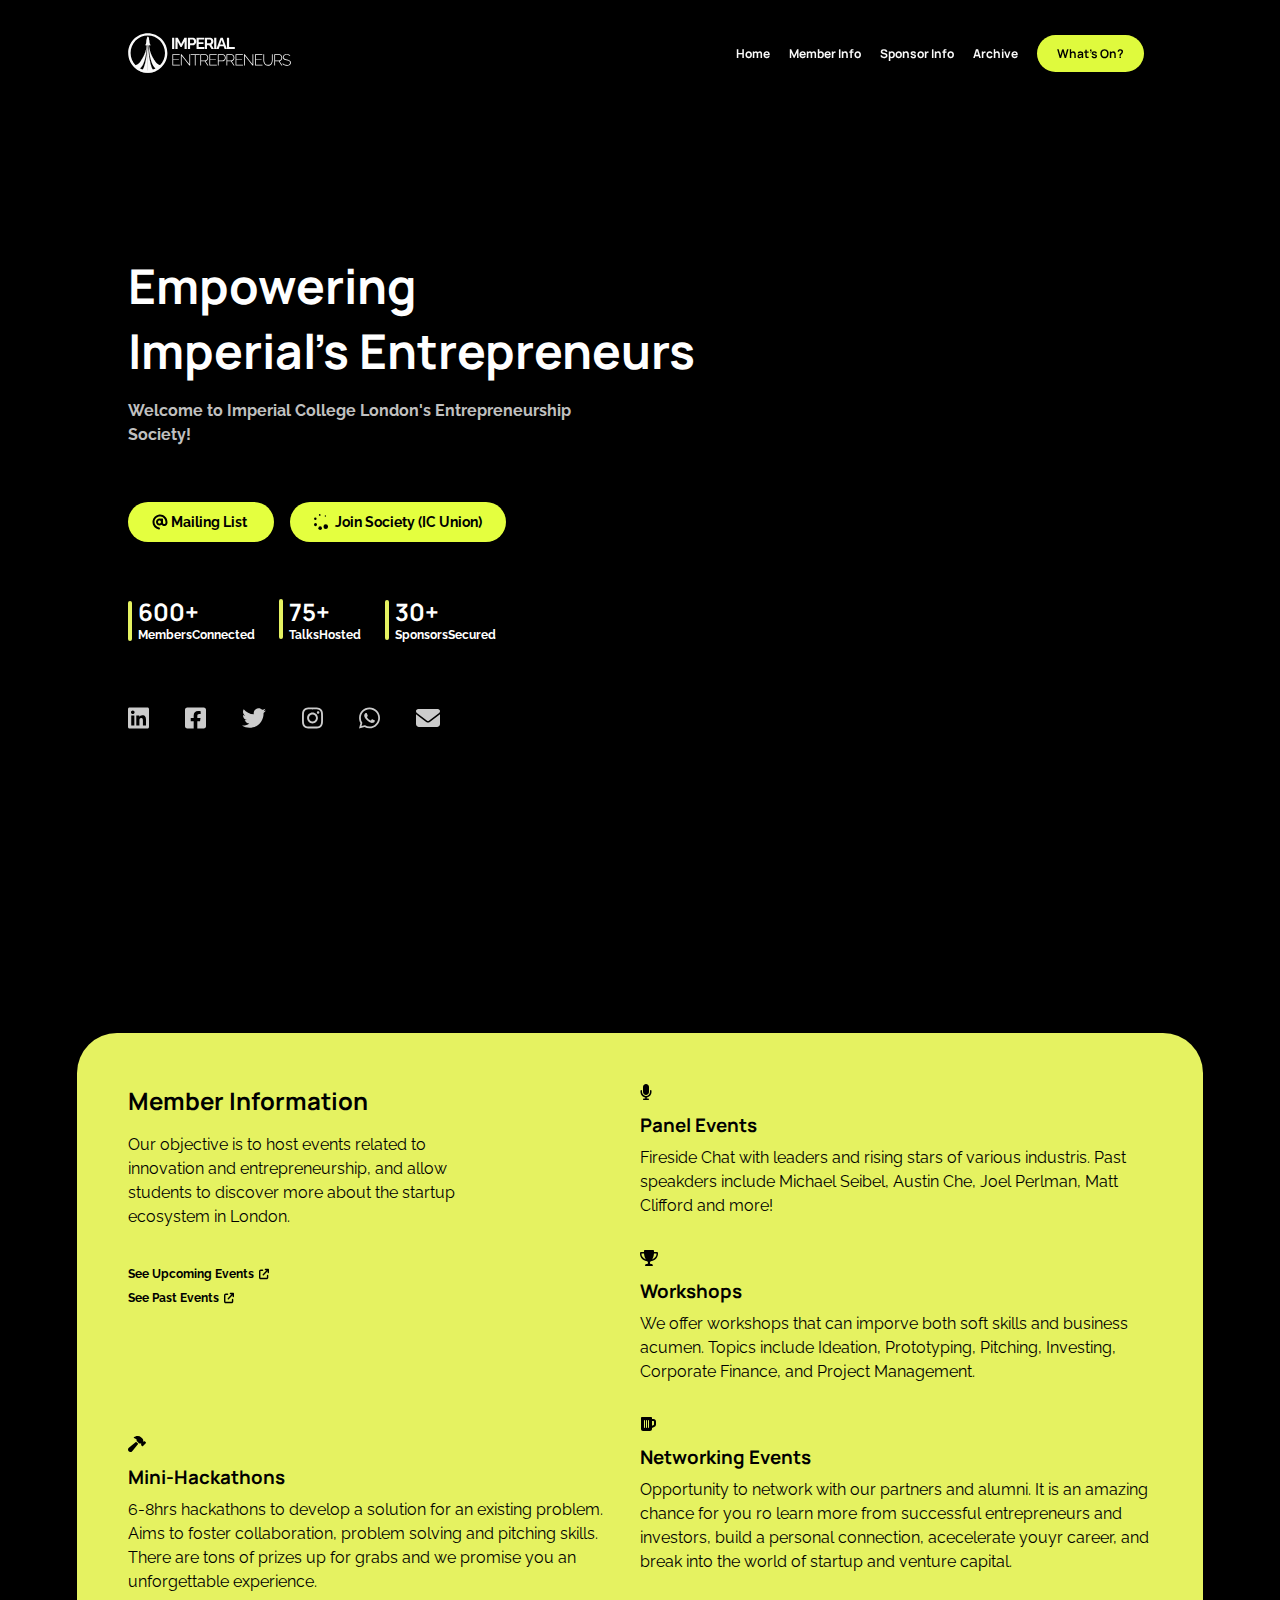
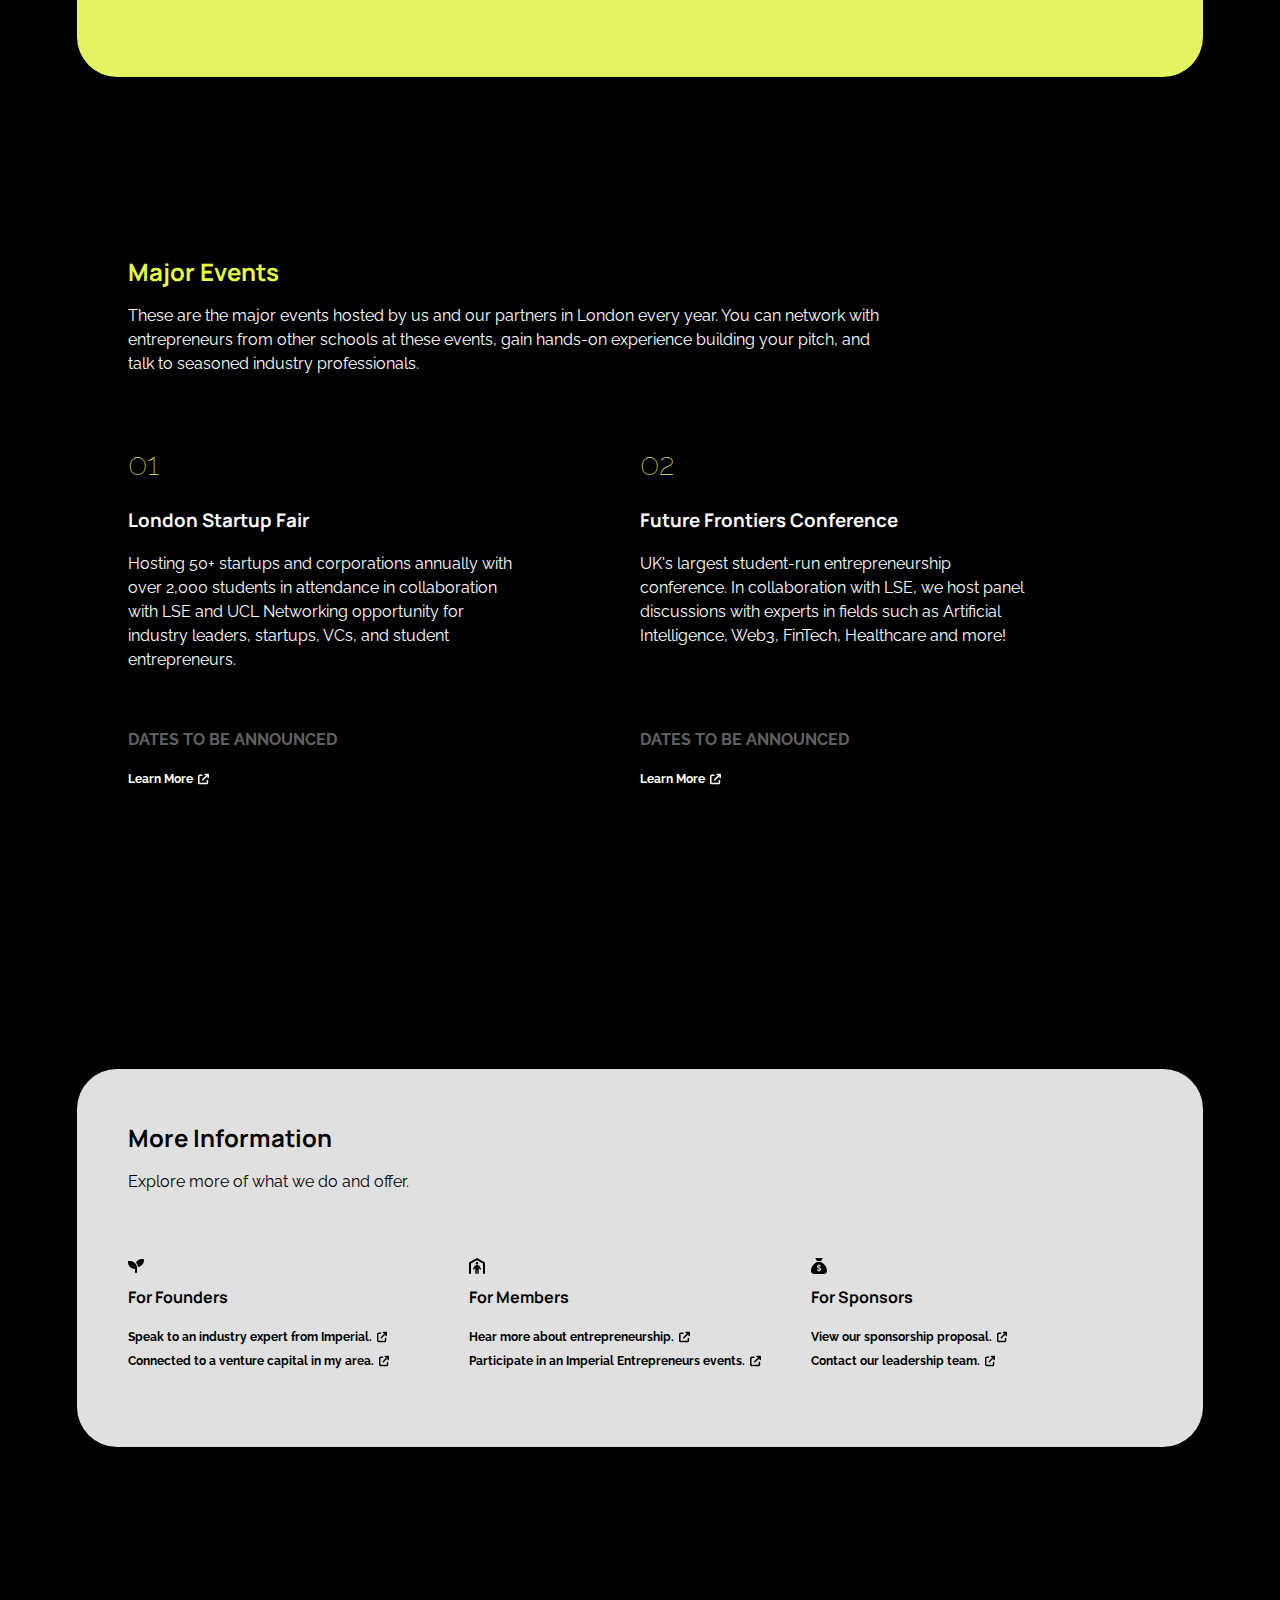
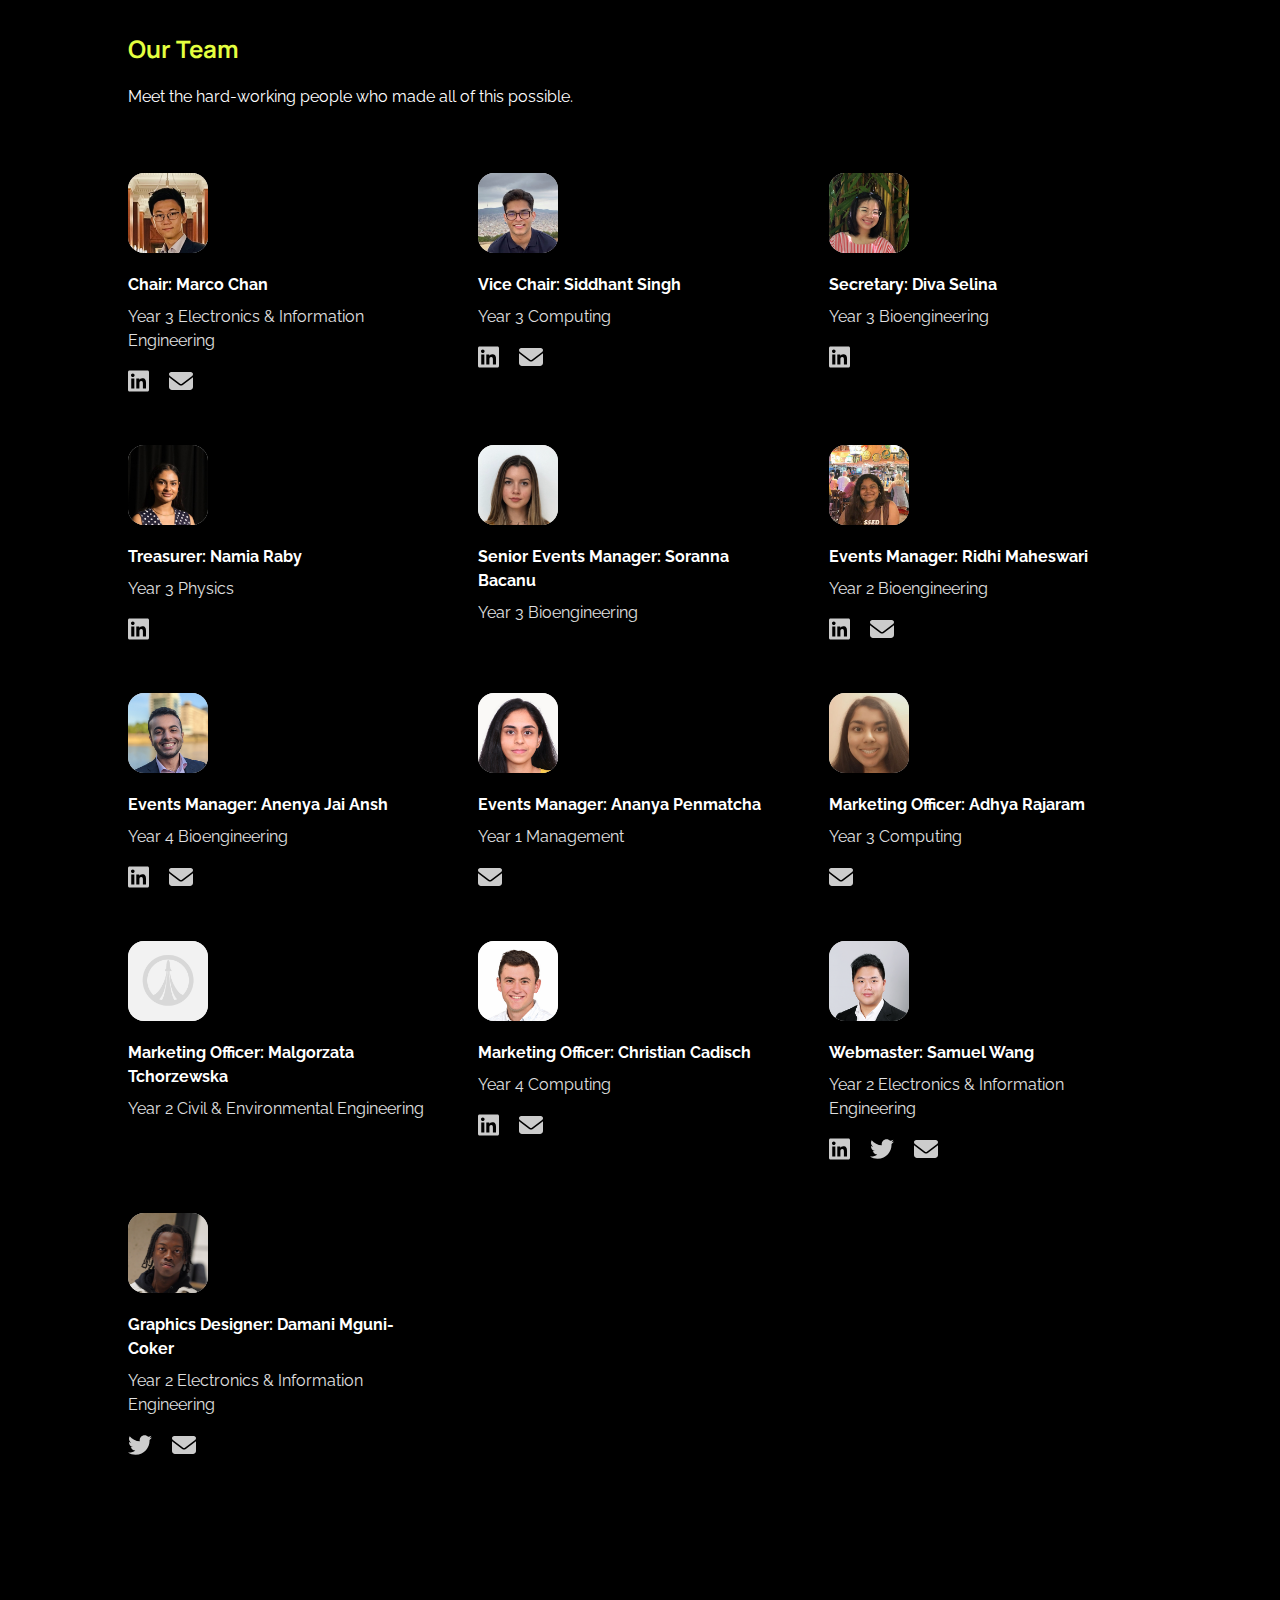
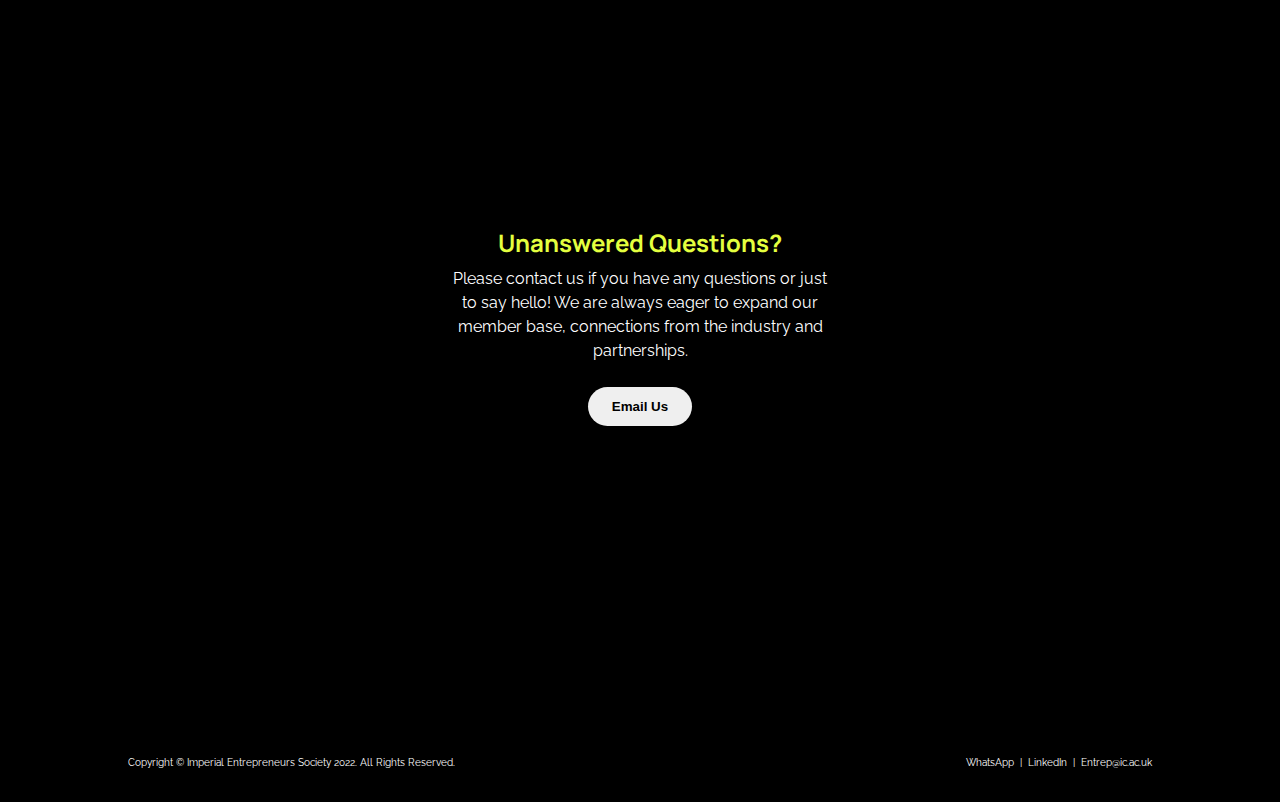
<file: docs/entrepreneurs-preview/home.html>
<!DOCTYPE html>
<html lang="en">
<head>
  <title>Home | Imperial Entrepreneurs</title>
  <link rel="stylesheet" href="./stylesheets/index.css">
  <meta charset="UTF-8">
<meta http-equiv="X-UA-Compatible" content="IE=edge">
<meta name="viewport" content="width=device-width, initial-scale=1.0">
<link rel="stylesheet" href="./stylesheets/rwd.css">
<link rel="icon" href="./favicon/favicon-light.ico" media="(prefers-color-scheme: light)">
<link rel="icon" href="./favicon/favicon-dark.ico" media="(prefers-color-scheme: dark)">
</head>
<body>

  <nav>
    <div class="nav-menu">
  <img class="nav-logo rwdm__hide" alt="Imperial Entrepreneurs Logo" src="./img/logos/ies-logo.svg">
  <img class="nav-logo rwdm__show" alt="Imperial Entrepreneurs Logo" src="./img/logos/ies-logo-rwd.svg">
</div>
<div class="nav-menu">
  <a class="nav-menu-items" href="./home.html">Home</a>
  <a class="nav-menu-items rwd__hide rwdm__hide" href="./home.html#members">Member Info</a>
  <a class="nav-menu-items rwd__hide rwdm__hide" href="./home.html#more-information">Sponsor Info</a>
  <a class="nav-menu-items rwdm__hide" href="./archive.html">Archive</a>
  <a class="nav-menu-items nav-menu-link-button" href="./events.html">What's On?</a>
</div>
  </nav>

  
  <section class="idx-hero__section">
    <div class="idx-hero__text">
      <h1 class="idx-hero__text-heading">Empowering<br>Imperial's Entrepreneurs</h1>
      <p class="idx-hero__text-secondary rwdm__hide">Welcome to Imperial College London's Entrepreneurship Society!</p>
      <p class="idx-hero__text-secondary rwdm__show">Welcome to the Society</p>

      <div class="idx-hero__text-button-area rwdm__hide">
        <a class="idx-hero__button" href="https://www.union.ic.ac.uk/scc/entrepreneurs/subscribe/">
          <img class="idx-hero__text-button-icon idx-hero__text-button-icon--less" src="./img/icons/envelope.svg">
          <span>Mailing List</span>
        </a>
        <a class="idx-hero__button" href="https://www.imperialcollegeunion.org/activities/a-to-z/entrepreneurs">
          <img class="idx-hero__text-button-icon" src="./img/icons/union.svg">
          <span>Join Society (IC Union)</span>
        </a>
      </div>

      
      <div class="idx-hero__text-button-area rwdm__show">
        <p class="idx-hero__text-button-p"><a class="idx-hero__button" href="https://www.union.ic.ac.uk/scc/entrepreneurs/subscribe/">
          <img class="idx-hero__text-button-icon idx-hero__text-button-icon--less" src="./img/icons/envelope.svg">
          <span>Mailing List</span>
        </a></p>
        <p><a class="idx-hero__button" href="https://www.imperialcollegeunion.org/activities/a-to-z/entrepreneurs">
          <img class="idx-hero__text-button-icon" src="./img/icons/union.svg">
          <span>Join Society (IC Union)</span>
        </a></p>
      </div>

      <div class="idx-hero__text-stats-area">
        <div class="idx-hero__text-stat">
          <div class="idx-hero__text-stat-deco"></div>
          <div class="idx-hero__text-stat-info">
            <span class="idx-hero__text-stat-num">600+</span>
            <br>
            <span class="idx-hero__text-stat-label">Members<span class="rwdm__hide">Connected</span></span>
          </div>
        </div>
        <div class="idx-hero__text-stat">
          <div class="idx-hero__text-stat-deco"></div>
          <div class="idx-hero__text-stat-info">
            <span class="idx-hero__text-stat-num">75+</span>
            <br>
            <span class="idx-hero__text-stat-label">Talks<span class="rwdm__hide">Hosted</span></span>
          </div>
        </div>
        <div class="idx-hero__text-stat">
          <div class="idx-hero__text-stat-deco"></div>
          <div class="idx-hero__text-stat-info">
            <span class="idx-hero__text-stat-num">30+</span>
            <br>
            <span class="idx-hero__text-stat-label">Sponsors<span class="rwdm__hide">Secured</span></span>
          </div>
        </div>
      </div>
      <div>
        <a class="darken" href="https://www.linkedin.com/company/imperial-entrepreneurs/" target="_blank"><img class="idx-hero__text-social-icon" alt="LinkedIn" src="./img/icons/linkedin.svg"></a>
        <a class="darken" href="https://www.facebook.com/imperialentrepreneurs/" target="_blank"><img class="idx-hero__text-social-icon" alt="Facebook" src="./img/icons/facebook.svg"></a>
        <a class="darken" href="https://twitter.com/icentrepreneurs" target="_blank"><img class="idx-hero__text-social-icon" alt="Twitter" src="./img/icons/twitter.svg"></a>
        <a class="darken" href="https://www.instagram.com/imperialentrepreneurs/" target="_blank"><img class="idx-hero__text-social-icon" alt="Instagram" src="./img/icons/instagram.svg"></a>
        <a class="darken" href="https://tr.ee/AhIwY1fXU6" target="_blank"><img class="idx-hero__text-social-icon" alt="Whatsapp" src="./img/icons/whatsapp.svg"></a>
        <a class="darken" href="mailto:entrepreneurs@imperial.ac.uk"><img class="idx-hero__text-social-icon" alt="Email" src="./img/icons/email.svg"></a>
      </div>
    </div>
  </section>

  
  <section id="members" class="idx-mbr-info__section rwd__hide rwdm__hide">
    <div class="idx-mbr-info__wrapper">
      <div class="idx-mbr-info__left">
        <div>
          <h2 class="idx-mbr-info__h2">Member Information</h2>
          <p class="idx-mbr-info__secondary">Our objective is to host events related to innovation and entrepreneurship, and allow students to discover more about the startup ecosystem in London.</p>
          <p class="idx-mbr-info__link-wrapper">
            <a class="idx-mbr-info__link" href="./events.html">
              See Upcoming Events
              <img class="idx-mbr-info__link-icon" src="./img/icons/link-black.svg">
            </a>
            <br>
            <a class="idx-mbr-info__link" href="./archive.html">
              See Past Events
              <img class="idx-mbr-info__link-icon" src="./img/icons/link-black.svg">
            </a>
          </p>
        </div>
        <div>
          <img class="idx-mbr-info__icon" src="./img/icons/hackathon-black.svg">
          <h3 class="idx-mbr-info__h3">Mini-Hackathons</h3>
          <p class="idx-mbr-info__info">6-8hrs hackathons to develop a solution for an existing problem. Aims to foster collaboration, problem solving and pitching skills. There are tons of prizes up for grabs and we promise you an unforgettable experience.</p>
        </div>
      </div>

      <div class="idx-mbr-info__right">
        <div>
          <img class="idx-mbr-info__icon" src="./img/icons/microphone.svg">
          <h3 class="idx-mbr-info__h3">Panel Events</h3>
          <p class="idx-mbr-info__info">Fireside Chat with leaders and rising stars of various industris. Past speakders include Michael Seibel, Austin Che, Joel Perlman, Matt Clifford and more!</p>
        </div>
        <div>
          <img class="idx-mbr-info__icon" src="./img/icons/trophy.svg">
          <h3 class="idx-mbr-info__h3">Workshops</h3>
          <p class="idx-mbr-info__info">We offer workshops that can imporve both soft skills and business acumen. Topics include Ideation, Prototyping, Pitching, Investing, Corporate Finance, and Project Management.</p>
        </div>
        <div>
          <img class="idx-mbr-info__icon" src="./img/icons/beer-mug.svg">
          <h3 class="idx-mbr-info__h3">Networking Events</h3>
          <p class="idx-mbr-info__info">Opportunity to network with our partners and alumni. It is an amazing chance for you ro learn more from successful entrepreneurs and investors, build a personal connection, acecelerate youyr career, and break into the world of startup and venture capital.</p>
        </div>
      </div>

    </div>
  </section>

    
    <section id="members" class="idx-mbr-info__section rwd__show rwdm__show">
      <div class="idx-mbr-info__wrapper rwd-idx-mbr-info__wrapper">
        <div>
          <h2 class="idx-mbr-info__h2">Member Information</h2>
          <p class="idx-mbr-info__secondary">Our objective is to host events related to innovation and entrepreneurship, and allow students to discover more about the startup ecosystem in London.</p>
          <p class="idx-mbr-info__link-wrapper">
            <a class="idx-mbr-info__link" href="./events.html">
              See Upcoming Events
              <img class="idx-mbr-info__link-icon" src="./img/icons/link-black.svg">
            </a>
            <br>
            <a class="idx-mbr-info__link" href="./archive.html">
              See Past Events
              <img class="idx-mbr-info__link-icon" src="./img/icons/link-black.svg">
            </a>
          </p>
        </div>
        <div>
          <img class="idx-mbr-info__icon" src="./img/icons/hackathon-black.svg">
          <h3 class="idx-mbr-info__h3">Mini-Hackathons</h3>
          <p class="idx-mbr-info__info">6-8hrs hackathons to develop a solution for an existing problem. Aims to foster collaboration, problem solving and pitching skills. There are tons of prizes up for grabs and we promise you an unforgettable experience.</p>
        </div>
        <div>
          <img class="idx-mbr-info__icon" src="./img/icons/microphone.svg">
          <h3 class="idx-mbr-info__h3">Panel Events</h3>
          <p class="idx-mbr-info__info">Fireside Chat with leaders and rising stars of various industris. Past speakders include Michael Seibel, Austin Che, Joel Perlman, Matt Clifford and more!</p>
        </div>
        <div>
          <img class="idx-mbr-info__icon" src="./img/icons/trophy.svg">
          <h3 class="idx-mbr-info__h3">Workshops</h3>
          <p class="idx-mbr-info__info">We offer workshops that can imporve both soft skills and business acumen. Topics include Ideation, Prototyping, Pitching, Investing, Corporate Finance, and Project Management.</p>
        </div>
        <div>
          <img class="idx-mbr-info__icon" src="./img/icons/beer-mug.svg">
          <h3 class="idx-mbr-info__h3">Networking Events</h3>
          <p class="idx-mbr-info__info">Opportunity to network with our partners and alumni. It is an amazing chance for you ro learn more from successful entrepreneurs and investors, build a personal connection, acecelerate youyr career, and break into the world of startup and venture capital.</p>
        </div>
      </div>
    </section>

  
  <section class="idx-mjr-evnts__section">
    <h2 class="idx-mjr-evnts__h2">Major Events</h2>
    <p class="idx-mjr-evnts__secondary">These are the major events hosted by us and our partners in London every year. You can network with entrepreneurs from other schools at these events, gain hands-on experience building your pitch, and talk to seasoned industry professionals.</p>
    <div class="idx-mjr-evnts__content">
      <div class="idx-mjr-evnts__content-item">
        <p class="idx-mjr-evnts__content-number">01</p>
        <h3>London Startup Fair</h3>
        <p class="idx-mjr-evnts__content-text">Hosting 50+ startups and corporations annually with over 2,000 students in attendance in collaboration with LSE and UCL Networking opportunity for industry leaders, startups, VCs, and student entrepreneurs.</p>
        <p class="idx-mjr-evnts__content-caption">DATES TO BE ANNOUNCED</p>
        <a class="idx-mjr-evnts__content-link" href="https://www.londonstartupfair.com/">
          Learn More
          <img class="idx-mjr-evnts__link-icon" src="./img/icons/link-white.svg">
        </a>
      </div>
      <div class="idx-mjr-evnts__content-item">
        <p class="idx-mjr-evnts__content-number">02</p>
        <h3>Future Frontiers Conference</h3>
        <p class="idx-mjr-evnts__content-text">UK's largest student-run entrepreneurship conference. In collaboration with LSE, we host panel discussions with experts in fields such as Artificial Intelligence, Web3, FinTech, Healthcare and more!</p>
        <p class="idx-mjr-evnts__content-caption">DATES TO BE ANNOUNCED</p>
        <a class="idx-mjr-evnts__content-link" href="https://www.facebook.com/FutureFrontiersConference/">
          Learn More
          <img class="idx-mjr-evnts__link-icon" src="./img/icons/link-white.svg">
        </a>
      </div>
    </div>
  </section>

  
  <section id="more-information" class="idx-mr-info__section">
    <div class="idx-mr-info__wrapper">
      <h2 class="idx-mr-info__title">More Information</h2>
      <p class="idx-mr-info__dsrp">Explore more of what we do and offer.</p>
      <div class="idx-mr-info__grid">
        <div class="idx-mr-info__item">
          <img class="idx-mr-info__icon" src="./img/icons/founder-black.svg">
          <h3 class="idx-mr-info__heading">For Founders</h3>
          <p class="idx-mr-info__link-p">
            <a class="idx-mr-info__link" href="./mentorship.html">
              Speak to an industry expert from Imperial.
              <img class="idx-mr-info__link-icon" src="./img/icons/link-black.svg">
            </a>
            <br>
            <a class="idx-mr-info__link" href="./mentorship.html">
              Connected to a venture capital in my area.
              <img class="idx-mr-info__link-icon" src="./img/icons/link-black.svg">
            </a>
          </p>
        </div>
  
        <div class="idx-mr-info__item">
          <img class="idx-mr-info__icon" src="./img/icons/member-black.svg">
          <h3 class="idx-mr-info__heading">For Members</h3>
          <p class="idx-mr-info__link-p">
            <a class="idx-mr-info__link" href="./archive.html">
              Hear more about entrepreneurship.
              <img class="idx-mr-info__link-icon" src="./img/icons/link-black.svg">
            </a>
            <br>
            <a class="idx-mr-info__link" href="./events.html">
              Participate in an Imperial Entrepreneurs events.
              <img class="idx-mr-info__link-icon" src="./img/icons/link-black.svg">
            </a>
          </p>
        </div>
  
        <div class="idx-mr-info__item">
          <img class="idx-mr-info__icon" src="./img/icons/sponsor-black.svg">
          <h3 class="idx-mr-info__heading">For Sponsors</h3>
          <p class="idx-mr-info__link-p">
            <a class="idx-mr-info__link" target="_blank" href="./img/docs/Imperial Entrepreneurs Society Sponsorship Proposa.pdf">
              View our sponsorship proposal.
              <img class="idx-mr-info__link-icon" src="./img/icons/link-black.svg">
            </a>
            <br>
            <a class="idx-mr-info__link" href="./home.html#team">
              Contact our leadership team.
              <img class="idx-mr-info__link-icon" src="./img/icons/link-black.svg">
            </a>
          </p>
        </div>
      </div>
    </div>
  </section>

  
  <section id="team" class="idx-team__section">
    <h2 class="idx-team__title">Our Team</h2>
    <p>Meet the hard-working people who made all of this possible.</p>

    <div class="idx-team__wrapper">
      
        <div class="idx-team__item">
          <img class="idx-team__image" src="./img/headshots/marco-chan.png">
          <p class="idx-team__primary">Chair:&nbsp;<br class="rwd__show"><span class="idx-team__primary-name">Marco Chan</span></p>
          <p class="idx-team__secondary">Year 3 Electronics &amp; Information Engineering</p>
          <div class="idx-team__social-icon-area">
            
              <a class="darken" href="https://www.linkedin.com/in/marco-chan-036ab1193/" target="_blank"><img class="idx-team__social-icon" alt="LinkedIn" src="./img/icons/linkedin.svg"></a>
            
            
            
              <a class="darken" href="mailto:marco.chan20@imperial.ac.uk"><img class="idx-team__social-icon" alt="Email" src="./img/icons/email.svg"></a>
            
          </div>
        </div>
      
        <div class="idx-team__item">
          <img class="idx-team__image" src="./img/headshots/siddhant-singh.png">
          <p class="idx-team__primary">Vice Chair:&nbsp;<br class="rwd__show"><span class="idx-team__primary-name">Siddhant Singh</span></p>
          <p class="idx-team__secondary">Year 3 Computing</p>
          <div class="idx-team__social-icon-area">
            
              <a class="darken" href="https://www.linkedin.com/in/siddhantsingh15/" target="_blank"><img class="idx-team__social-icon" alt="LinkedIn" src="./img/icons/linkedin.svg"></a>
            
            
            
              <a class="darken" href="mailto:ss5120@ic.ac.uk"><img class="idx-team__social-icon" alt="Email" src="./img/icons/email.svg"></a>
            
          </div>
        </div>
      
        <div class="idx-team__item">
          <img class="idx-team__image" src="./img/headshots/diva-selina.png">
          <p class="idx-team__primary">Secretary:&nbsp;<br class="rwd__show"><span class="idx-team__primary-name">Diva Selina</span></p>
          <p class="idx-team__secondary">Year 3 Bioengineering</p>
          <div class="idx-team__social-icon-area">
            
              <a class="darken" href="https://www.linkedin.com/in/divaselina/" target="_blank"><img class="idx-team__social-icon" alt="LinkedIn" src="./img/icons/linkedin.svg"></a>
            
            
            
          </div>
        </div>
      
        <div class="idx-team__item">
          <img class="idx-team__image" src="./img/headshots/namia-raby.png">
          <p class="idx-team__primary">Treasurer:&nbsp;<br class="rwd__show"><span class="idx-team__primary-name">Namia Raby</span></p>
          <p class="idx-team__secondary">Year 3 Physics</p>
          <div class="idx-team__social-icon-area">
            
              <a class="darken" href="https://www.linkedin.com/in/namia-raby-2188a6221/" target="_blank"><img class="idx-team__social-icon" alt="LinkedIn" src="./img/icons/linkedin.svg"></a>
            
            
            
          </div>
        </div>
      
        <div class="idx-team__item">
          <img class="idx-team__image" src="./img/headshots/soranna-bacanu.png">
          <p class="idx-team__primary">Senior Events Manager:&nbsp;<br class="rwd__show"><span class="idx-team__primary-name">Soranna Bacanu</span></p>
          <p class="idx-team__secondary">Year 3 Bioengineering</p>
          <div class="idx-team__social-icon-area">
            
            
            
          </div>
        </div>
      
        <div class="idx-team__item">
          <img class="idx-team__image" src="./img/headshots/ridhi-maheswari.png">
          <p class="idx-team__primary">Events Manager:&nbsp;<br class="rwd__show"><span class="idx-team__primary-name">Ridhi Maheswari</span></p>
          <p class="idx-team__secondary">Year 2 Bioengineering</p>
          <div class="idx-team__social-icon-area">
            
              <a class="darken" href="https://www.linkedin.com/in/ridhi-maheswari-24bb1a190" target="_blank"><img class="idx-team__social-icon" alt="LinkedIn" src="./img/icons/linkedin.svg"></a>
            
            
            
              <a class="darken" href="mailto:ridhi.maheswari21@imperial.ac.uk"><img class="idx-team__social-icon" alt="Email" src="./img/icons/email.svg"></a>
            
          </div>
        </div>
      
        <div class="idx-team__item">
          <img class="idx-team__image" src="./img/headshots/anenya-jai-ansh.png">
          <p class="idx-team__primary">Events Manager:&nbsp;<br class="rwd__show"><span class="idx-team__primary-name">Anenya Jai Ansh</span></p>
          <p class="idx-team__secondary">Year 4 Bioengineering</p>
          <div class="idx-team__social-icon-area">
            
              <a class="darken" href="https://www.linkedin.com/in/anenyaansh/" target="_blank"><img class="idx-team__social-icon" alt="LinkedIn" src="./img/icons/linkedin.svg"></a>
            
            
            
              <a class="darken" href="mailto:anenya.ansh18@imperial.ac.uk"><img class="idx-team__social-icon" alt="Email" src="./img/icons/email.svg"></a>
            
          </div>
        </div>
      
        <div class="idx-team__item">
          <img class="idx-team__image" src="./img/headshots/ananya-penmatcha.png">
          <p class="idx-team__primary">Events Manager:&nbsp;<br class="rwd__show"><span class="idx-team__primary-name">Ananya Penmatcha</span></p>
          <p class="idx-team__secondary">Year 1 Management</p>
          <div class="idx-team__social-icon-area">
            
            
            
              <a class="darken" href="mailto:ananya.penmatcha22@imperial.ac.uk"><img class="idx-team__social-icon" alt="Email" src="./img/icons/email.svg"></a>
            
          </div>
        </div>
      
        <div class="idx-team__item">
          <img class="idx-team__image" src="./img/headshots/adhya-rajaram.png">
          <p class="idx-team__primary">Marketing Officer:&nbsp;<br class="rwd__show"><span class="idx-team__primary-name">Adhya Rajaram</span></p>
          <p class="idx-team__secondary">Year 3 Computing</p>
          <div class="idx-team__social-icon-area">
            
            
            
              <a class="darken" href="mailto:adhya.rajaram20@imperial.ac.uk"><img class="idx-team__social-icon" alt="Email" src="./img/icons/email.svg"></a>
            
          </div>
        </div>
      
        <div class="idx-team__item">
          <img class="idx-team__image" src="./img/headshots/dummy.png">
          <p class="idx-team__primary">Marketing Officer:&nbsp;<br class="rwd__show"><span class="idx-team__primary-name">Malgorzata Tchorzewska</span></p>
          <p class="idx-team__secondary">Year 2 Civil &amp; Environmental Engineering</p>
          <div class="idx-team__social-icon-area">
            
            
            
          </div>
        </div>
      
        <div class="idx-team__item">
          <img class="idx-team__image" src="./img/headshots/christian-cadisch.png">
          <p class="idx-team__primary">Marketing Officer:&nbsp;<br class="rwd__show"><span class="idx-team__primary-name">Christian Cadisch</span></p>
          <p class="idx-team__secondary">Year 4 Computing</p>
          <div class="idx-team__social-icon-area">
            
              <a class="darken" href="https://www.linkedin.com/in/cadisch/" target="_blank"><img class="idx-team__social-icon" alt="LinkedIn" src="./img/icons/linkedin.svg"></a>
            
            
            
              <a class="darken" href="mailto:christian.cadisch@gmail.com"><img class="idx-team__social-icon" alt="Email" src="./img/icons/email.svg"></a>
            
          </div>
        </div>
      
        <div class="idx-team__item">
          <img class="idx-team__image" src="./img/headshots/samuel-wang.png">
          <p class="idx-team__primary">Webmaster:&nbsp;<br class="rwd__show"><span class="idx-team__primary-name">Samuel Wang</span></p>
          <p class="idx-team__secondary">Year 2 Electronics &amp; Information Engineering</p>
          <div class="idx-team__social-icon-area">
            
              <a class="darken" href="https://www.linkedin.com/in/samuelpswang/" target="_blank"><img class="idx-team__social-icon" alt="LinkedIn" src="./img/icons/linkedin.svg"></a>
            
            
              <a class="darken" href="https://twitter.com/samuelpswang" target="_blank"><img class="idx-team__social-icon" alt="Twitter" src="./img/icons/twitter.svg"></a>
            
            
              <a class="darken" href="mailto:samuel.wang21@imperial.ac.uk"><img class="idx-team__social-icon" alt="Email" src="./img/icons/email.svg"></a>
            
          </div>
        </div>
      
        <div class="idx-team__item">
          <img class="idx-team__image" src="./img/headshots/damani-mguni-coker.png">
          <p class="idx-team__primary">Graphics Designer:&nbsp;<br class="rwd__show"><span class="idx-team__primary-name">Damani Mguni-Coker</span></p>
          <p class="idx-team__secondary">Year 2 Electronics &amp; Information Engineering</p>
          <div class="idx-team__social-icon-area">
            
            
              <a class="darken" href="https://twitter.com/damanimc_" target="_blank"><img class="idx-team__social-icon" alt="Twitter" src="./img/icons/twitter.svg"></a>
            
            
              <a class="darken" href="mailto:dxm21@ic.ac.uk"><img class="idx-team__social-icon" alt="Email" src="./img/icons/email.svg"></a>
            
          </div>
        </div>
      
    </div>

  </section>

  
  <section id="contact" class="idx-contact-form__section">
    <div class="idx-contact-form__wrapper">
      <h2 class="idx-contact-form__heading">Unanswered Questions?</h2>
      <p class="idx-contact-form__text">Please contact us if you have any questions or just to say hello! We are always eager to expand our member base, connections from the industry and partnerships.</p>
      <button onclick="handleEmailUs()">Email Us</button>
    </div>
  </section>

  
  <footer>
    <div>
  <p>Copyright &copy; Imperial Entrepreneurs Society 2022. <span class="rwdm__hide">All Rights Reserved.</span></p>
</div>
<div class="rwdm__hide">
  <p>
    <a class="cursor footer-link">WhatsApp</a>
    &nbsp;|&nbsp;
    <a class="cursor footer-link" href="https://www.linkedin.com/company/imperial-entrepreneurs/" target="_blank">LinkedIn</a>
    &nbsp;|&nbsp;
    <a class="cursor footer-link" href="mailto:entrepreneurs@imperial.ac.uk">Entrep@ic.ac.uk</a>
  </p>
</div>
  </footer>
</body>
</html>
</file>
<file: css/style.css>
:root {
    --monospace-font: "Roboto Mono", "Courier", monospace;
    --sans-serif-font: "Roboto", "Arial", sans-serif;
    --background-color: rgb(250, 250, 250);
    --text-color: rgb(13, 13, 13);
}

body {
    /* background properties */
    background-color: var(--background-color);
    text-align: center;
    /* font properties */
    font-family: var(--monospace-font);
    color: var(--text-color);
}

header {
    margin-bottom: 48px;
}

.header__center-emoji {
    font-size: 50px;
    margin-top: 20vh;
    margin-bottom: 16px;
}

h1 {
    margin-top: 16px;
    margin-bottom: 16px;
    font-size: 50px;
}

.header__subheading {
    font-family: var(--sans-serif-font);
    font-size: 18px;
    font-weight: 300;
    line-height: 1.5;
}

.header__br {
    display: none;
}

main {
    margin-top: 32px;
    margin-bottom: 96px;
}

h2 {
    font-weight: 400;
    margin-bottom: 8px;
}

div {
    margin-top: 0;
}

a {
    font-family: var(--sans-serif-font);
    margin-left: 6px;
    margin-right: 6px;
    padding-left: 2px;
    padding-right: 2px;
}

a:hover{
    background-color: black;
    color: white;
}

footer {
    padding: 16px 0 32px 0;
    width: 100%;
}

.footer__text {
    text-align: center;
    margin: 0;
}

@media only screen and (min-height: 520px) {
    footer {
        position: absolute;
        bottom: 0;
    }
}

@media only screen and (max-width: 767px) {
    html {
        margin: 0;
    }

    body {
        text-align: left;
    }

    header {
        margin-left: 5vw;
        margin-right: 5vw;
    }

    .header__center-emoji {
        margin-top: 10vh;
    }

    h1 {
        font-size: 40px;
    }

    .header__br {
        display: inline;
    }

    main {
        margin-left: 5vw;
        margin-right: 5vw;
    }

    a:first-child {
        margin-left: 0;
        padding-left: 0;
    }

    .footer__text {
        margin: 0;
    }
}
</file>
<file: docs/css/style.css>
:root {
    --monospace-font: "Roboto Mono", "Courier", monospace;
    --sans-serif-font: "Roboto", "Arial", sans-serif;
    --background-color: rgb(250, 250, 250);
    --text-color: rgb(13, 13, 13);
}

body {
    /* background properties */
    background-color: var(--background-color);
    width: 650px;
    margin-left: auto;
    margin-right: auto;
    /* font properties */
    font-family: var(--sans-serif-font);
    color: var(--text-color);
}

header {
    margin-bottom: 48px;
    margin-left: 8px;
    margin-right: 8px;
}

.header__center-emoji {
    font-size: 50px;
    margin-top: 10vh;
    margin-bottom: 16px;
}

/* #headshot {
    border-radius: 50%;
    height: 60px;
    width: 50px;
} */

h1 {
    margin-top: 16px;
    margin-bottom: 16px;
    font-size: 50px;
}

.header__subheading {
    font-family: var(--sans-serif-font);
    font-size: 18px;
    font-weight: bold;
    line-height: 1.5;
}

.header__br {
    display: none;
}

main {
    margin: 32px 8px 84px 8px;
}

h2 {
    font-weight: bold;
    margin-bottom: 8px;
}

h3 {
    font-weight: bold;
}

div {
    margin-top: 0;
}

ul {
    padding-left: 17px;
    margin-top: 0;
}

li {
    line-height: 1.5;
    padding-bottom: 4px;
}

a {
    font-family: var(--monospace-font);
    line-height: 1.5;
    text-decoration: none;
    color: var(--sans-serif-font);
}

a:visited {
    font-family: var(--sans-serif-font);
}

a:hover{
    background-color: var(--text-color);
    color: white;
}

.banner__link:hover {
    background-color: darkgoldenrod;
    color: white
}

.main__action-link:hover {
    background-color: darkred;
    color: white
}

.project__br {
    display: none;
}

footer {
    padding: 16px 0 32px 0;
    margin: auto;
}

.footer__text {
    text-align: center;
    margin: 0;
}

@media only screen and (min-height: 520px) {
    footer {
        width: 100vw;
        position: fixed;
        bottom: 0;
        left: 0;
    }
}

@media only screen and (max-width: 767px) {
    html {
        margin: 0;
    }

    body {
        width: auto;
        margin-left: 3vw;
        margin-right: 3vw;
        text-align: left;
    }

    header {
        margin-left: 7vw;
        margin-right: 5vw;
    }

    .header__center-emoji {
        margin-top: 10vh;
    }

    h1 {
        font-size: 40px;
    }

    .header__br {
        display: inline;
    }

    main {
        margin-left: 7vw;
        margin-right: 5vw;
    }

    a:first-child {
        margin-left: 0;
        padding-left: 0;
    }

    .project__br {
        display: inline;
    }

    .project__linestart {
        margin-left: 0px;
        padding-left: 0px;
    }

    .footer__text {
        margin: 0;
    }
}
</file>
<file: docs/entrepreneurs-preview/stylesheets/index.css>
@import"https://fonts.googleapis.com/css2?family=Manrope:wght@400;700&family=Raleway:wght@400;700&display=swap";html{scroll-behavior:smooth;background-color:#000;color:#fff}body{font-family:"Raleway",san-serif;margin:0}h1,h2,h3{font-family:"Manrope",san-serif;font-weight:bold}h1{font-size:48px;margin-top:0;margin-bottom:16px}p{line-height:1.5}a{color:#fff;text-decoration:none;padding-bottom:1px;cursor:pointer}a.disabled{cursor:not-allowed;border:none}a.disabled:hover{border:none}button{font-weight:bold;padding:12px 24px 12px 24px;border:none;border-radius:50px;cursor:pointer}@keyframes sine{0%{transform:translateY(0px)}25%{transform:translateY(3px)}50%{transform:translateY(0px)}75%{transform:translateY(-3px)}100%{transform:translateY(0px)}}@keyframes cosine{0%{transform:translateY(0px)}25%{transform:translateY(-3px)}50%{transform:translateY(0px)}75%{transform:translateY(3px)}100%{transform:translateY(0px)}}nav{margin:0;padding:3vh 10vw;display:flex;flex-direction:row;justify-content:space-between;align-items:center;font-family:"Manrope",san-serif;position:fixed;top:0;z-index:10;background-color:rgba(0,0,0,.95);width:100vw;box-sizing:border-box;opacity:.98}.nav-logo{margin-top:.7vh;height:4.4vh;color:#fff}.nav-menu{text-align:center}.nav-menu-items{font-weight:bold;font-size:12px;margin-left:8px;margin-right:8px;transition:border ease-in-out .3s}.nav-menu-items:hover{border-bottom:#fff solid 2px;transition:border ease-in-out .3s}.nav-menu-items:last-of-type{border-bottom:none}.nav-menu-link-button{background-color:#e4ff3f;color:#000;font-weight:bold;padding:10px 20px;border-radius:30px;transition:background-color ease-in-out .3s}.nav-menu-link-button:hover{background-color:#e5f261;transition:background-color ease-in-out .3s}@media screen and (max-width: 439px){nav{padding:12px 10vw}}footer{margin-left:10vw;margin-right:10vw;margin-top:32px;margin-bottom:32px;font-size:10px;display:flex;flex-direction:row;justify-content:space-between}footer p{margin:0}.idx-hero__section{height:calc(100vh - 86px);margin-top:86px;padding:0 10vw 0 10vw;background-color:#000}.idx-hero__text{color:#fff;width:60%;height:100%;display:flex;flex-direction:column;justify-content:center}.idx-hero__text-secondary{width:80%;font-weight:bold;color:silver;margin-top:0;margin-bottom:64px}.idx-hero__text-button-area{margin-top:0;margin-bottom:64px}.idx-hero__button{padding:12px 24px;background-color:#e4ff3f;color:#000;display:inline;font-weight:bold;font-size:14px;border-radius:30px;transition:background-color ease-in-out .3s}.idx-hero__button:hover{background-color:#e5f261;transition:background-color ease-in-out .3s}.idx-hero__button:nth-of-type(2){margin-left:16px}.idx-hero__button span{margin-bottom:4px}.idx-hero__text-button-icon{height:16px;position:relative;top:3px;margin-right:4px}.idx-hero__text-button-icon--less{margin-right:0}.idx-hero__text-stats-area{margin-bottom:64px;display:flex;flex-direction:row}.idx-hero__text-stat{margin-right:24px;display:flex;flex-direction:row}.idx-hero__text-stat-deco{margin-top:5%;height:85%;width:4px;border-radius:10px;margin-right:6px;background-color:#e5f261}.idx-hero__text-stat-num{font-size:24px;color:#fff;font-family:"Manrope",san-serif}.idx-hero__text-stat-info{font-size:12px;font-weight:bold;color:"Raleway",san-serif}.idx-hero__text-social-icon{height:24px;margin-right:32px;opacity:.8;transition:ease-in-out .25s}.idx-hero__text-social-icon:hover{opacity:1;transform:scale(1.05);transition:ease-in-out .25s}.idx-mbr-info__section{padding:calc(5vh + 88px) 6vw 5vh 6vw}.idx-mbr-info__wrapper{min-height:calc(70vh - 88px);padding:4vw;border-radius:40px;background-color:#e5f261;color:#000;display:flex;flex-direction:row;justify-content:space-between}.idx-mbr-info__left{width:38vw;display:flex;flex-direction:column;justify-content:space-between}.idx-mbr-info__right{width:40vw}.idx-mbr-info__h2{margin:0;margin-bottom:16px}.idx-mbr-info__secondary{width:70%;margin:0;margin-bottom:32px}.idx-mbr-info__icon{height:16px}.idx-mbr-info__h3{margin-top:8px;margin-bottom:8px}.idx-mbr-info__info{margin-top:8px;margin-bottom:32px}.idx-mbr-info__link-wrapper{line-height:1.5}.idx-mbr-info__link{color:#000;font-size:12px;font-weight:bold;transition:border ease-in-out .1s;line-height:1.2}.idx-mbr-info__link:hover{border-bottom:2px #000 solid;transition:border ease-in-out .1s}.idx-mbr-info__link-icon{height:12px;margin-bottom:-2px;margin-left:2px}.idx-mbr-info__link-icon{height:12px}.idx-mjr-evnts__section{padding:5vh 10vw;min-height:calc(100vh - 86px);box-sizing:border-box}.idx-mjr-evnts__h2{margin:0;margin-top:88px;margin-bottom:16px;color:#e4ff3f}.idx-mjr-evnts__secondary{margin:0;margin-bottom:64px;width:75%}.idx-mjr-evnts__content{display:flex;flex-direction:row}.idx-mjr-evnts__content-item{flex:1;padding-right:32px}.idx-mjr-evnts__content-number{font-weight:100;font-size:2em;margin:0;margin-bottom:16px;color:#e5f261}.idx-mjr-evnts__content-text{width:80%;height:160px;color:#fff}.idx-mjr-evnts__content-caption{font-weight:bold;color:rgba(255,255,255,.4)}.idx-mjr-evnts__content-link{font-size:12px;font-weight:bold;transition:border ease-in-out .1s}.idx-mjr-evnts__content-link:hover{border-bottom:2px #fff solid;transition:border ease-in-out .1s}.idx-mjr-evnts__link-icon{height:12px;margin-bottom:-2px;margin-left:2px}.idx-mr-info__section{padding:calc(5vh + 88px) 6vw calc(5vh - 88px) 6vw;margin:0;margin-bottom:32px}.idx-mr-info__wrapper{padding:4vw;background-color:#e0e0e0;color:#000;border-radius:40px}.idx-mr-info__grid{display:flex;flex-direction:row;justify-content:space-between}.idx-mr-info__item{flex:1}.idx-mr-info__title{margin-top:0px;margin-bottom:16px}.idx-mr-info__dsrp{margin-bottom:64px}.idx-mr-info__section:last-of-type{margin:0}.idx-mr-info__heading{margin-top:8px;margin-bottom:8px;font-size:16px}.idx-mr-info__p{margin-top:0;margin-bottom:16px}.idx-mr-info__item{margin:0;margin-bottom:8px;color:#000}.idx-mr-info__link-p{line-height:1.5}.idx-mr-info__link{color:#000;font-size:12px;font-weight:bold;transition:border ease-in-out .1s;line-height:1.2}.idx-mr-info__link:hover{border-bottom:2px #000 solid;transition:border ease-in-out .1s}.idx-mr-info__link-icon{height:12px;margin-bottom:-2px;margin-left:2px}.idx-mr-info__link-icon{height:12px}.idx-mr-info__icon{height:16px}.idx-team__section{padding:calc(5vh + 88px) 10vw calc(5vh - 88px) 10vw}.idx-team__wrapper{margin-top:64px;display:flex;flex-direction:row;flex-wrap:wrap;justify-content:space-between}.idx-team__title{color:#e4ff3f}.idx-team__item{flex:0 0 30%;margin-bottom:48px;margin-right:16px}.idx-team__image{width:80px;height:80px;border-radius:16px;background-color:#d3d3d3}.idx-team__primary{margin:0;margin-top:16px;margin-bottom:8px;font-weight:bold;color:#fff}.idx-team__secondary{margin:0;margin-bottom:16px;color:#e0e0e0}.idx-team__social-icon{height:24px;margin-right:16px;opacity:.8;transition:ease-in-out .25s}.idx-team__social-icon:hover{opacity:1;transform:scale(1.05);transition:ease-in-out .25s}.idx-contact-form__section{height:calc(100vh - 86px);display:flex;flex-direction:row;justify-content:space-around;align-items:center;background-size:calc(100vh - 250px)}.idx-contact-form__wrapper{width:30%;text-align:center}.idx-contact-form__heading{margin-bottom:8px;color:#e4ff3f}.idx-contact-form__text{margin-top:0px;margin-bottom:24px}
</file>
<file: docs/entrepreneurs-preview/stylesheets/rwd.css>
@import"https://fonts.googleapis.com/css2?family=Manrope:wght@400;700&family=Raleway:wght@400;700&display=swap";html{scroll-behavior:smooth;background-color:#000;color:#fff}body{font-family:"Raleway",san-serif;margin:0}h1,h2,h3{font-family:"Manrope",san-serif;font-weight:bold}h1{font-size:48px;margin-top:0;margin-bottom:16px}p{line-height:1.5}a{color:#fff;text-decoration:none;padding-bottom:1px;cursor:pointer}a.disabled{cursor:not-allowed;border:none}a.disabled:hover{border:none}button{font-weight:bold;padding:12px 24px 12px 24px;border:none;border-radius:50px;cursor:pointer}@keyframes sine{0%{transform:translateY(0px)}25%{transform:translateY(3px)}50%{transform:translateY(0px)}75%{transform:translateY(-3px)}100%{transform:translateY(0px)}}@keyframes cosine{0%{transform:translateY(0px)}25%{transform:translateY(-3px)}50%{transform:translateY(0px)}75%{transform:translateY(3px)}100%{transform:translateY(0px)}}.rwd__show{display:none}.rwdm__show{display:none}@media screen and (max-width: 1190px)and (min-width: 430px){.rwd__hide{display:none}.rwd__show{display:block}.rwdm__hide{display:run-in}.idx-hero__text{width:100%}.idx-mbr-info__section{padding-left:2vw;padding-right:2vw}.idx-mbr-info__wrapper{padding-top:64px;padding-left:8vw;padding-right:8vw;flex-direction:column}.idx-mbr-info__secondary{margin-bottom:16px}.idx-mbr-info__link-wrapper{margin-bottom:32px}.idx-mr-info__section{padding-left:2vw;padding-right:2vw}.idx-mr-info__wrapper{padding-top:64px;padding-left:8vw;padding-right:8vw}.idx-mr-info__grid{flex-direction:column}.idx-mr-info__dsrp{margin-bottom:32px}.idx-contact-form__wrapper{width:60%}.mtsp__section{flex-direction:column}}@media screen and (max-width: 439px){.rwdm__hide{display:none}.rwdm__show{display:block}.rwdm__event-data__event-time{font-family:"Manrope",san-serif;font-weight:bold;color:#e4ff3f;margin:0}.rwdm__event-data__event-time--completed{color:#fff}.rwdm__event-data__event-venue{font-family:"Manrope",san-serif;font-weight:bold;color:#fff;margin:0;margin-bottom:16px}.rwdm__event-data__event-venue--completed{color:#fff}.idx-hero__text{width:100%}.idx-hero__text-heading{font-size:32px}.idx-hero__text-secondary{width:80%}.idx-hero__text-button-area{margin-bottom:30px}.idx-hero__text-button-p{margin-top:0px;margin-bottom:24px}.idx-hero__text-stat-deco{margin-top:10%}.idx-hero__text-social-icon{margin-right:16px}.idx-mbr-info__section{padding:88px 0 5vh 0}.idx-mbr-info__wrapper{flex-direction:column;padding-left:10vw;padding-right:10vw;padding-top:64px;border-radius:0}.idx-mbr-info__secondary{margin-bottom:16px}.idx-mbr-info__link-wrapper{margin-bottom:32px}.idx-mjr-evnts__content{flex-direction:column}.idx-mjr-evnts__content-item{margin-bottom:32px}.idx-mjr-evnts__secondary{width:100%}.idx-mjr-evnts__content-text{width:100%}.idx-mr-info__section{padding:calc(5vh + 88px) 0 calc(5vh - 88px) 0;margin-bottom:0}.idx-mr-info__wrapper{padding-left:10vw;padding-right:10vw;border-radius:0}.idx-mr-info__dsrp{margin-bottom:32px}.idx-mr-info__grid{flex-direction:column}.idx-team__section{padding-top:32px}.idx-team__wrapper{flex-direction:column;flex-wrap:nowrap}.idx-contact-form__wrapper{width:80%;text-align:left}.event-data__wrapper{padding:0}.event-data__event{padding:10vw}.event-data__event-dscrp{width:100%}.event-data__event-dscrp-text{margin-bottom:16px}.archive-data__wrapper{padding:0;padding-top:32px}.archive-data__event-box{padding:10vw}.mtsp__section{flex-direction:column;margin:0}.mtsp__wrapper{border-radius:0;border:none;margin:0}.mtsp__wrapper--mentee{background-color:#e0e0e0}}
</file>
<file: docs/entrepreneurs-preview/stylesheets/archive.css>
@import"https://fonts.googleapis.com/css2?family=Manrope:wght@400;700&family=Raleway:wght@400;700&display=swap";html{scroll-behavior:smooth;background-color:#000;color:#fff}body{font-family:"Raleway",san-serif;margin:0}h1,h2,h3{font-family:"Manrope",san-serif;font-weight:bold}h1{font-size:48px;margin-top:0;margin-bottom:16px}p{line-height:1.5}a{color:#fff;text-decoration:none;padding-bottom:1px;cursor:pointer}a.disabled{cursor:not-allowed;border:none}a.disabled:hover{border:none}button{font-weight:bold;padding:12px 24px 12px 24px;border:none;border-radius:50px;cursor:pointer}@keyframes sine{0%{transform:translateY(0px)}25%{transform:translateY(3px)}50%{transform:translateY(0px)}75%{transform:translateY(-3px)}100%{transform:translateY(0px)}}@keyframes cosine{0%{transform:translateY(0px)}25%{transform:translateY(-3px)}50%{transform:translateY(0px)}75%{transform:translateY(3px)}100%{transform:translateY(0px)}}nav{margin:0;padding:3vh 10vw;display:flex;flex-direction:row;justify-content:space-between;align-items:center;font-family:"Manrope",san-serif;position:fixed;top:0;z-index:10;background-color:rgba(0,0,0,.95);width:100vw;box-sizing:border-box;opacity:.98}.nav-logo{margin-top:.7vh;height:4.4vh;color:#fff}.nav-menu{text-align:center}.nav-menu-items{font-weight:bold;font-size:12px;margin-left:8px;margin-right:8px;transition:border ease-in-out .3s}.nav-menu-items:hover{border-bottom:#fff solid 2px;transition:border ease-in-out .3s}.nav-menu-items:last-of-type{border-bottom:none}.nav-menu-link-button{background-color:#e4ff3f;color:#000;font-weight:bold;padding:10px 20px;border-radius:30px;transition:background-color ease-in-out .3s}.nav-menu-link-button:hover{background-color:#e5f261;transition:background-color ease-in-out .3s}@media screen and (max-width: 439px){nav{padding:12px 10vw}}footer{margin-left:10vw;margin-right:10vw;margin-top:32px;margin-bottom:32px;font-size:10px;display:flex;flex-direction:row;justify-content:space-between}footer p{margin:0}.hero__wrapper{padding:88px 10vw 32px 10vw;min-height:40vh;display:flex;align-items:center}.hero__block{width:50%;flex:1}.hero__image{height:calc(50vh - 88px)}@media screen and (max-width: 1190px){.hero__wrapper{height:25vh}.hero__h1{font-size:32px}}.archive-data__wrapper{padding:0 10vw 0 10vw}.archive-data__event{display:flex;flex-direction:row}.archive-data__event-box{border-radius:32px;padding:48px 48px;margin-bottom:24px;background-color:#e0e0e0;color:#000;box-sizing:border-box}.archive-data__event-box--event{flex:2}.archive-data__event-box--media{flex:1;padding:none;display:flex;justify-content:center;align-items:center}.archive-data__event-box--left{margin-right:16px}.archive-data__event-box--right{margin-left:16px}.archive-data__header{display:flex}.archive-data__header-icon{width:80px;height:80px;background-color:#d3d3d3;border-radius:16px;margin-bottom:16px}.archive-data__header-text{margin:0 0 16px 16px;display:flex;flex-direction:column;justify-content:flex-end}.archive-data__header-firm{margin:0}.archive-data__header-person{margin:0}.archive-data__info{margin:8px 0 0 0}.archive-data__play-icon{height:64px;opacity:.5;transition:opacity ease-in-out .2s}.archive-data__play-icon:hover{transition:opacity ease-in-out .2s;opacity:.8}
</file>
